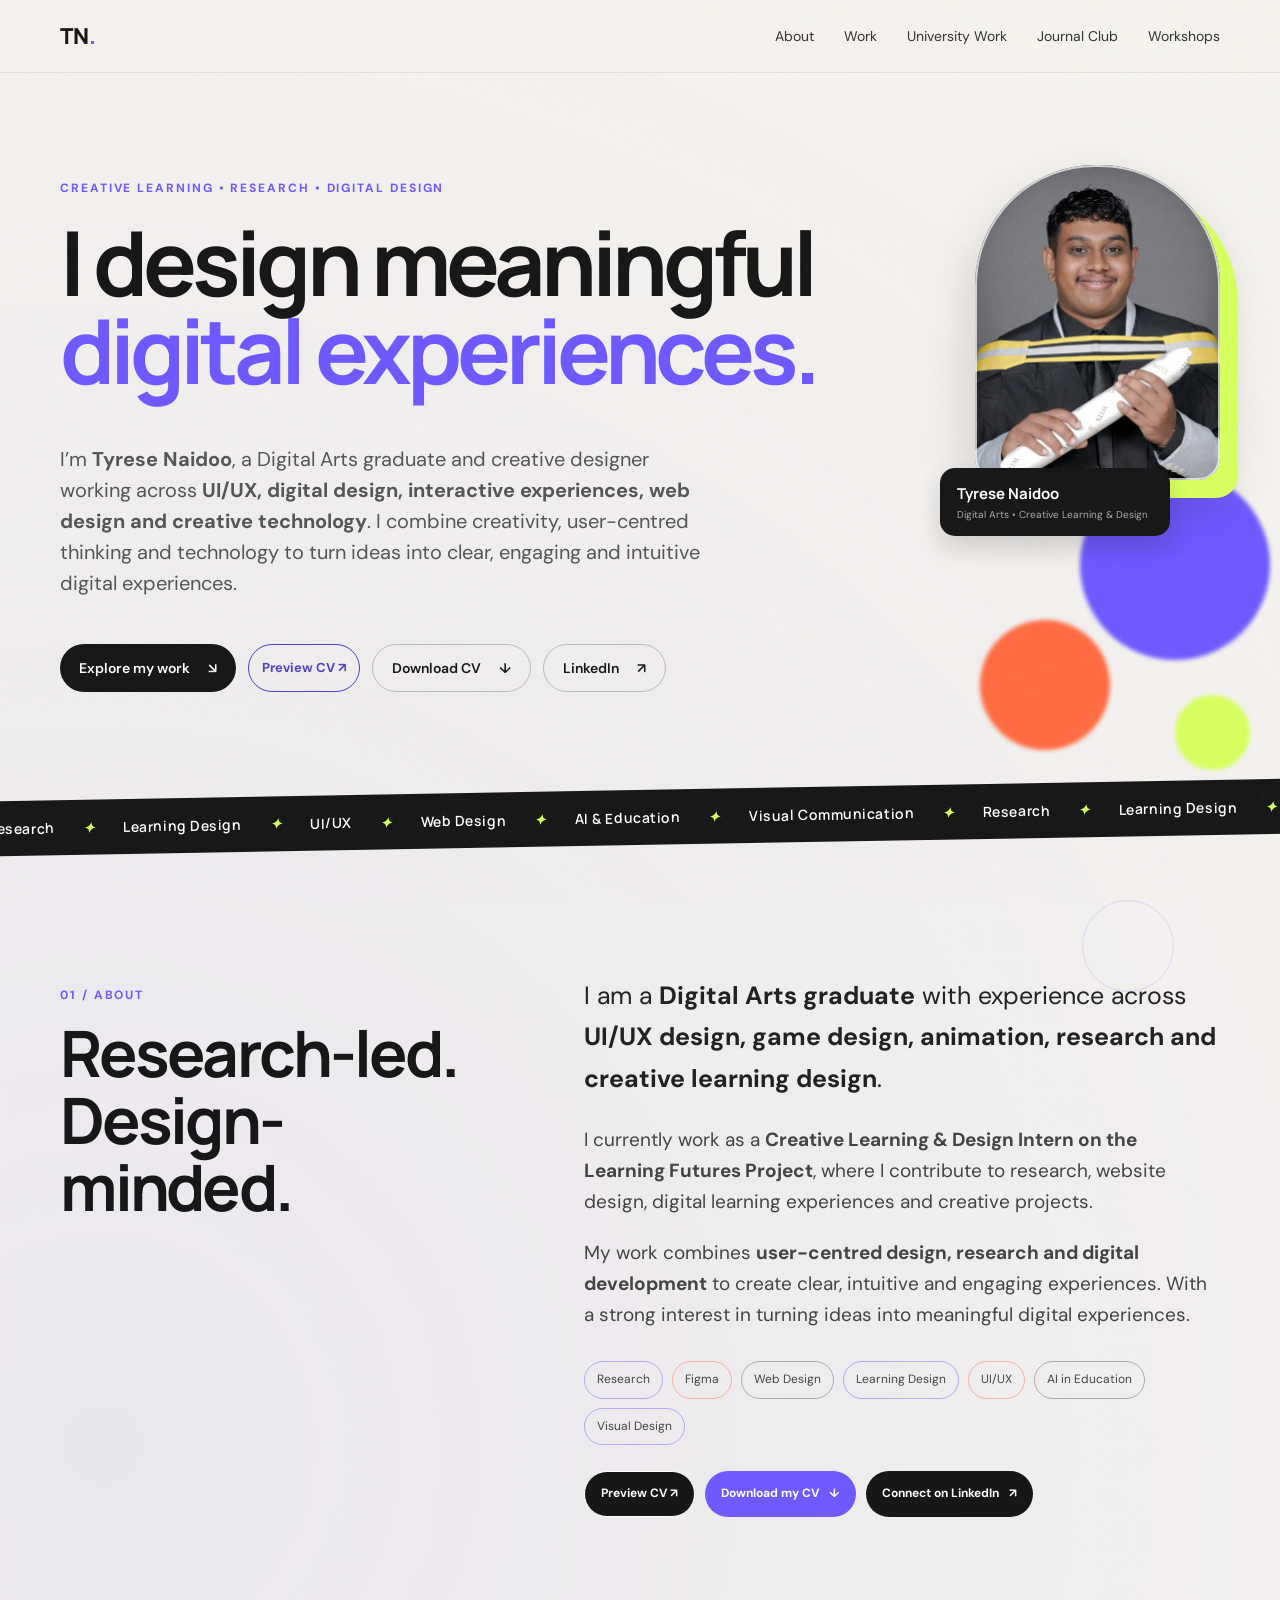
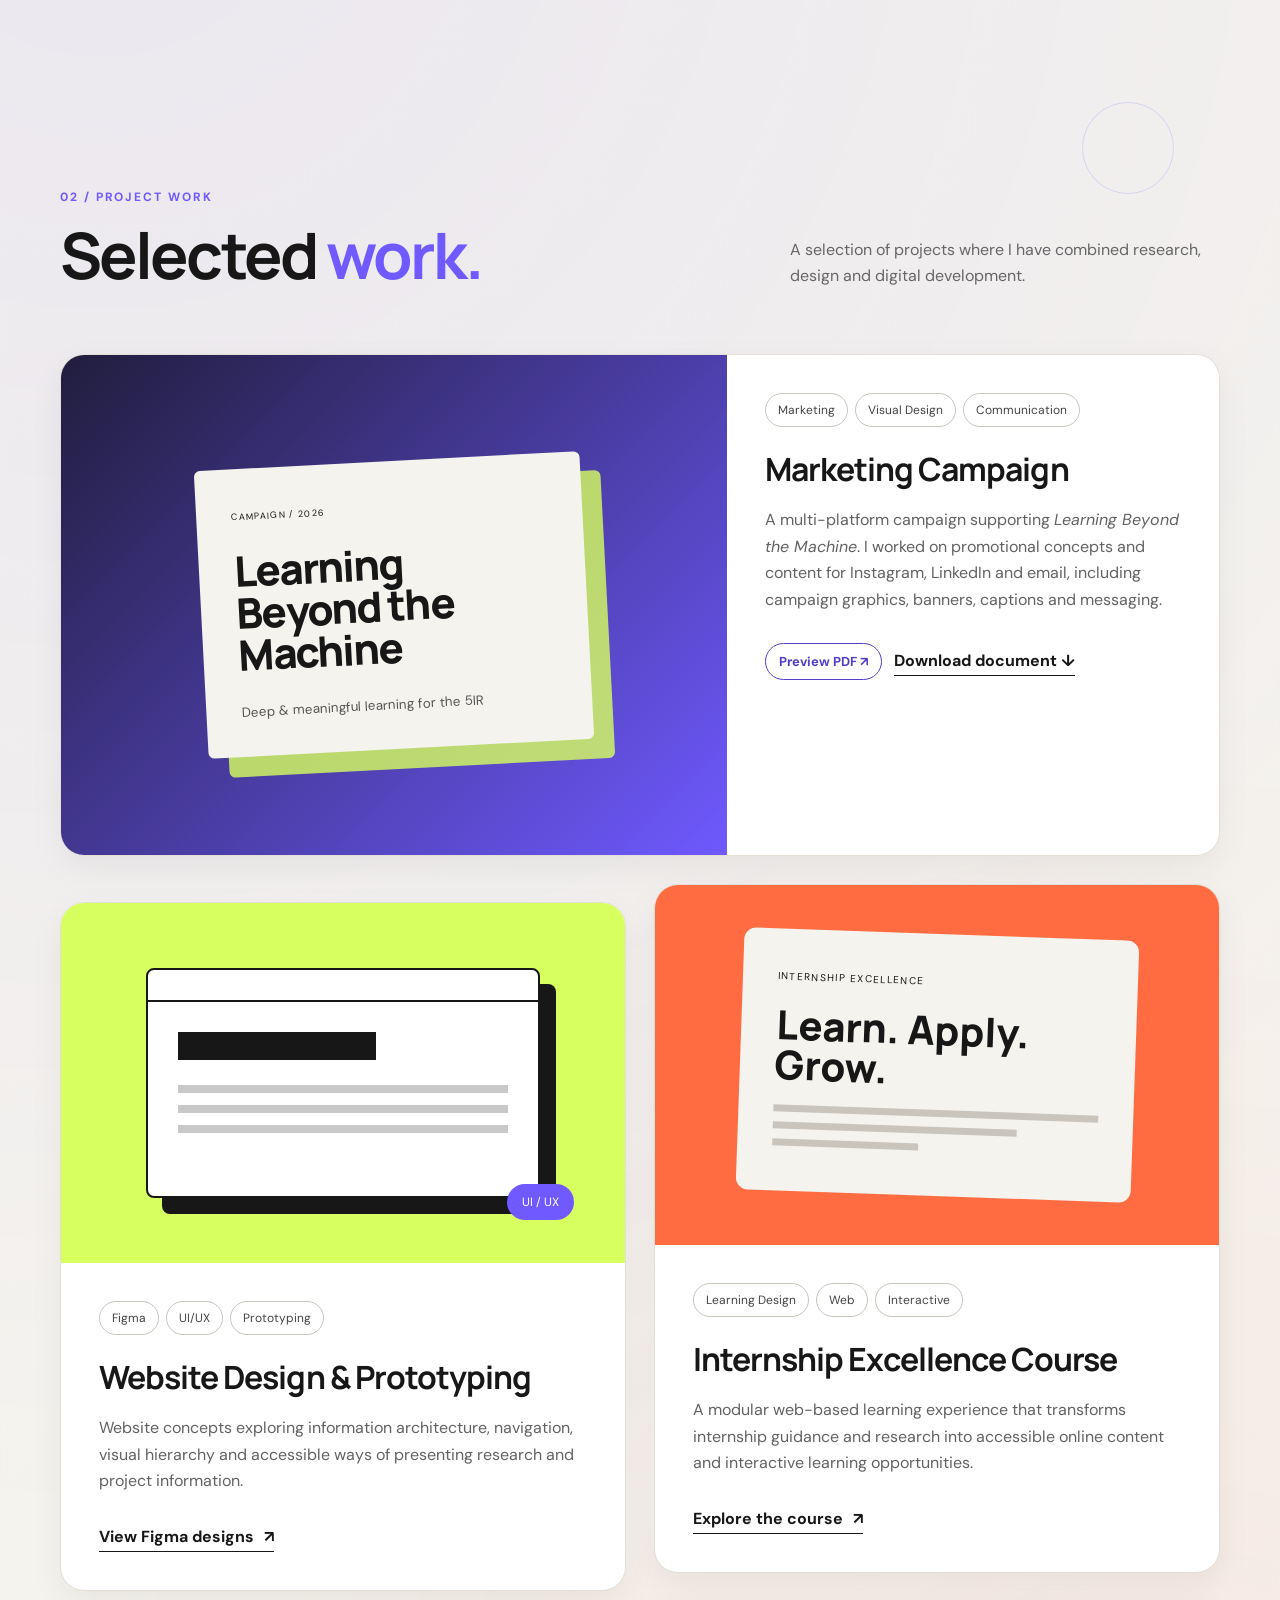
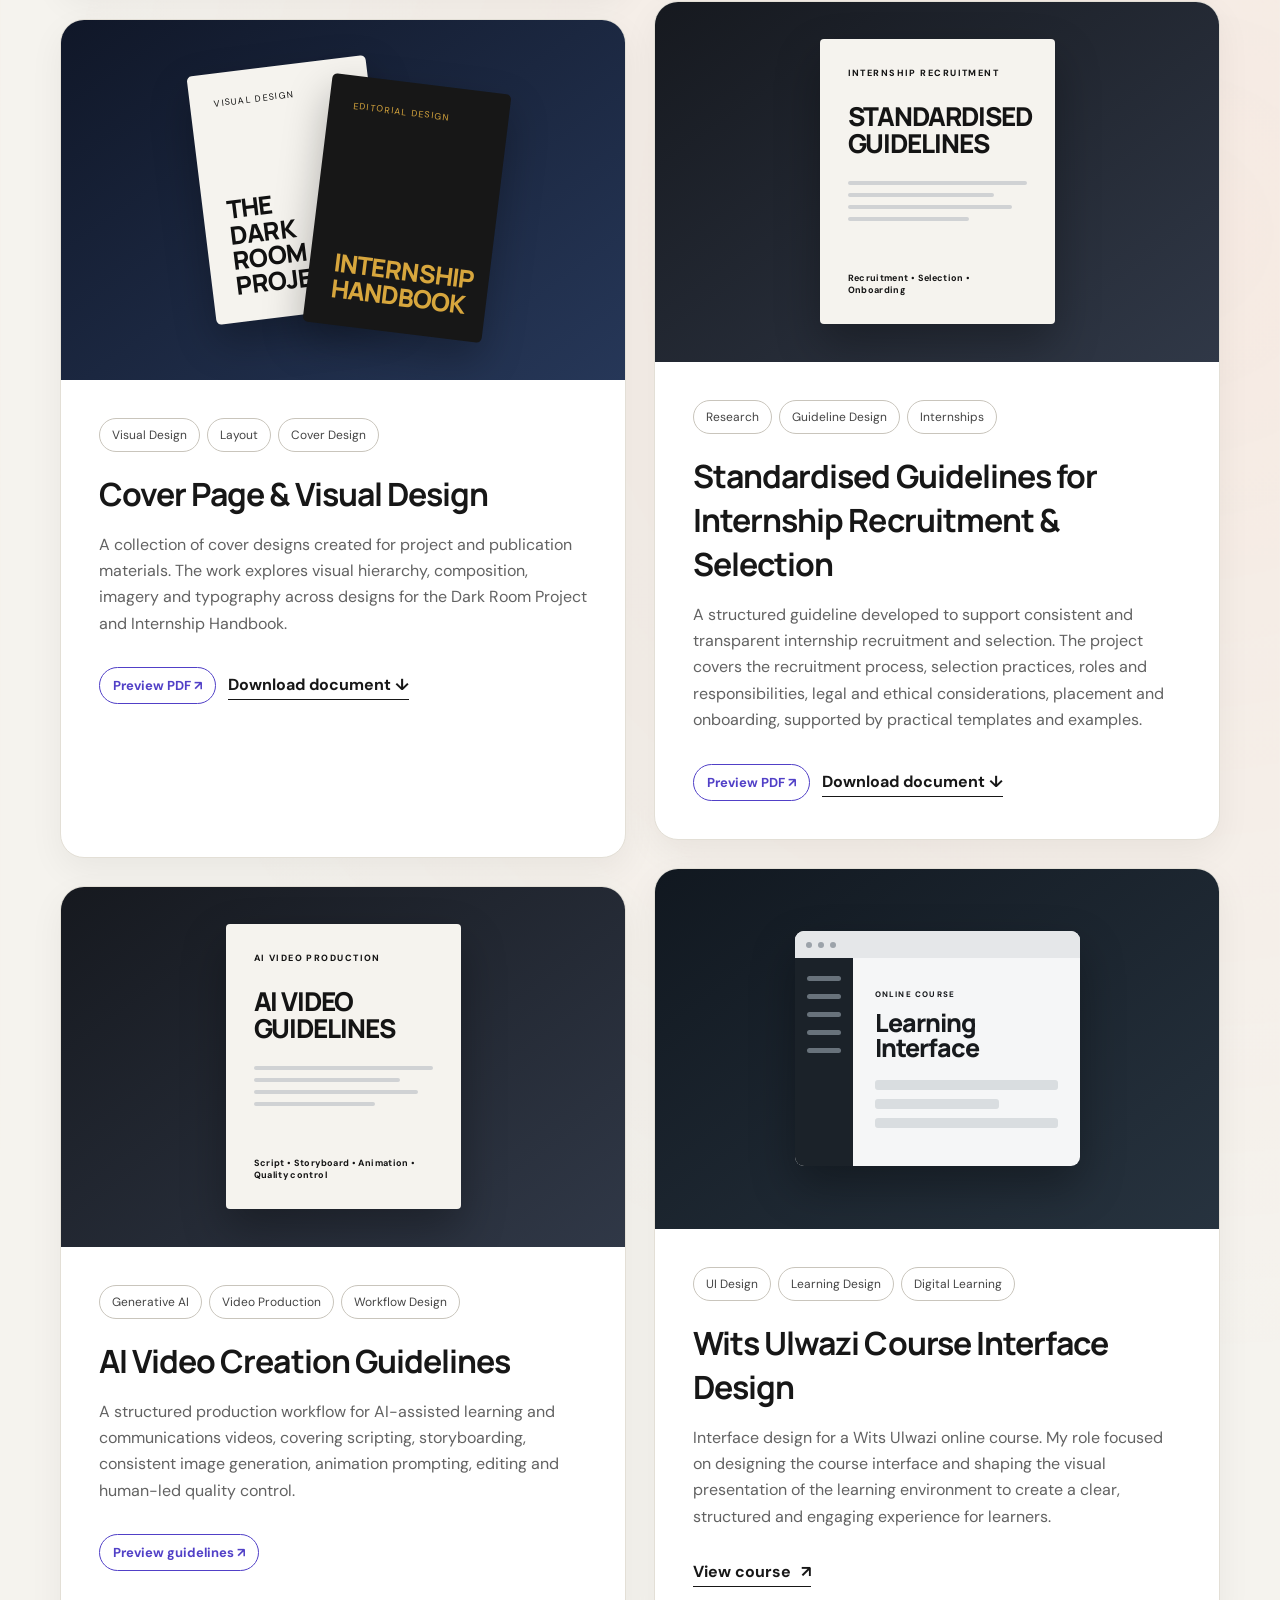
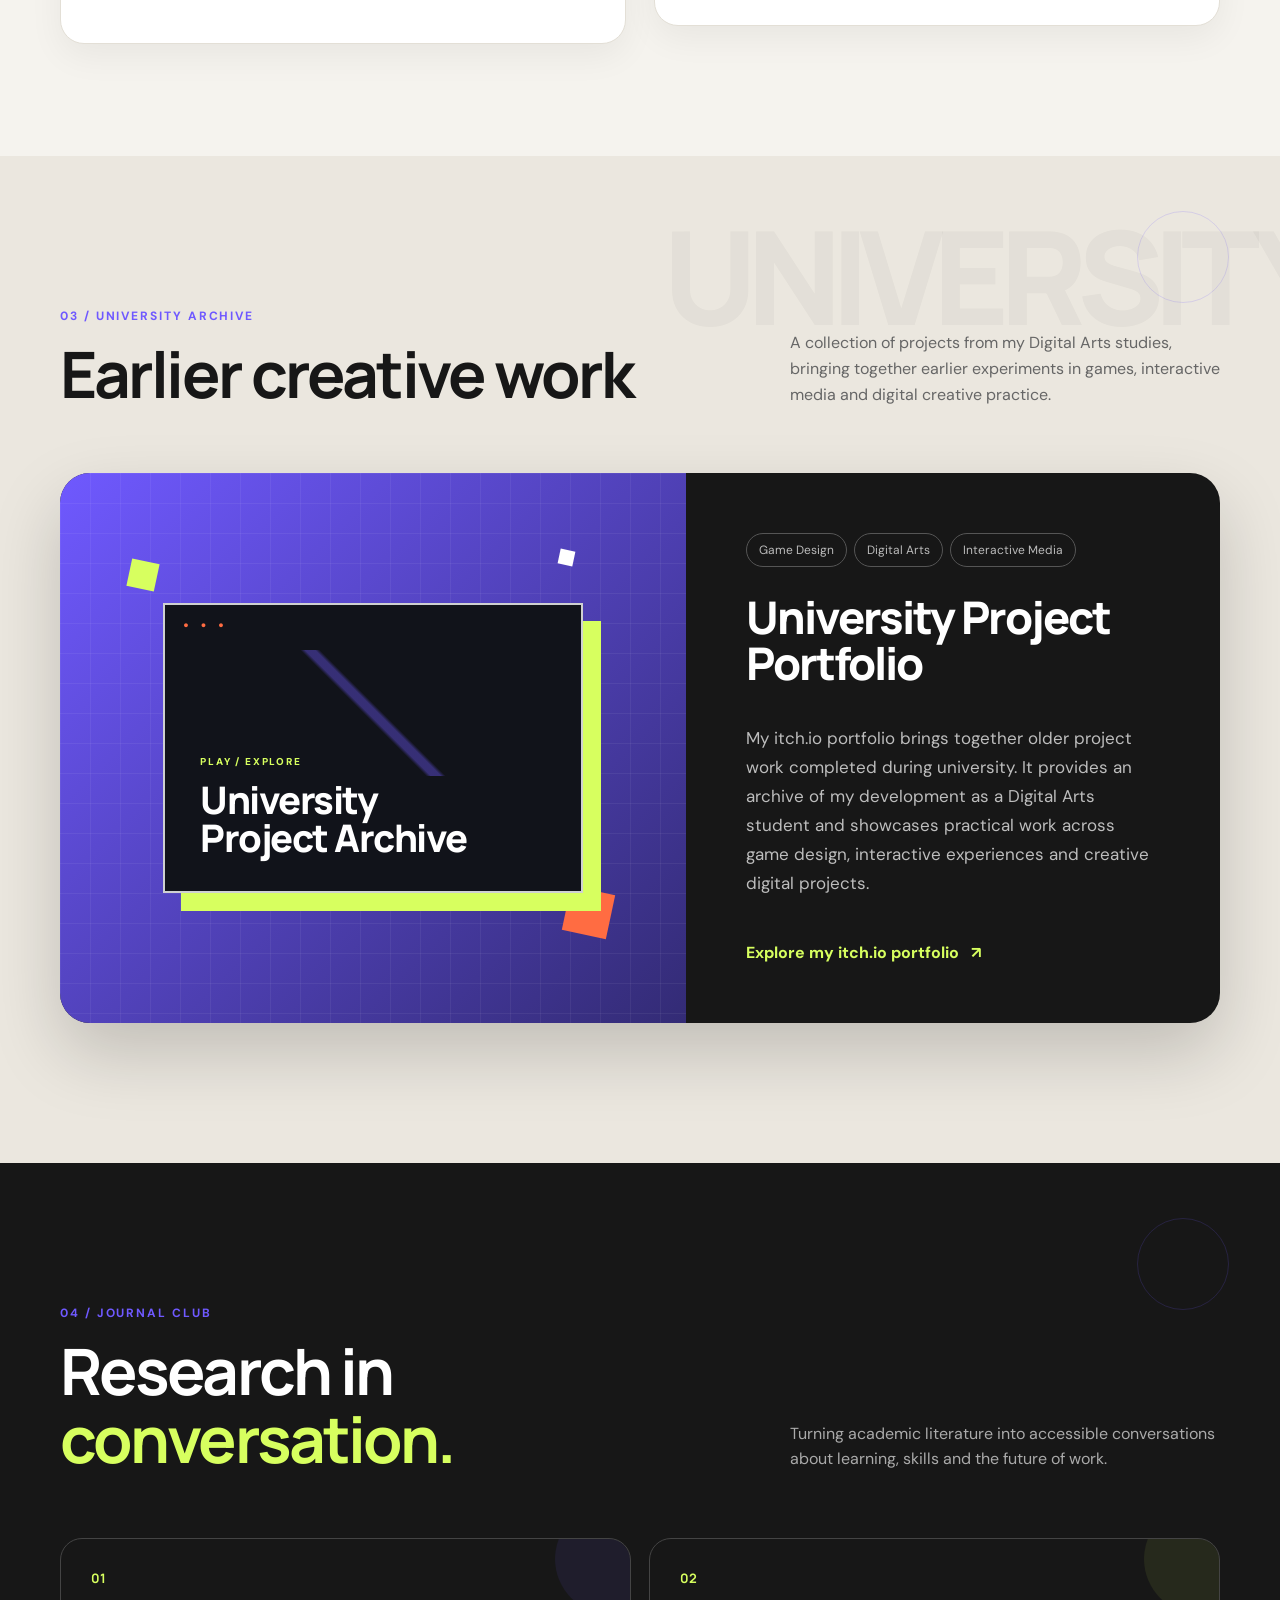
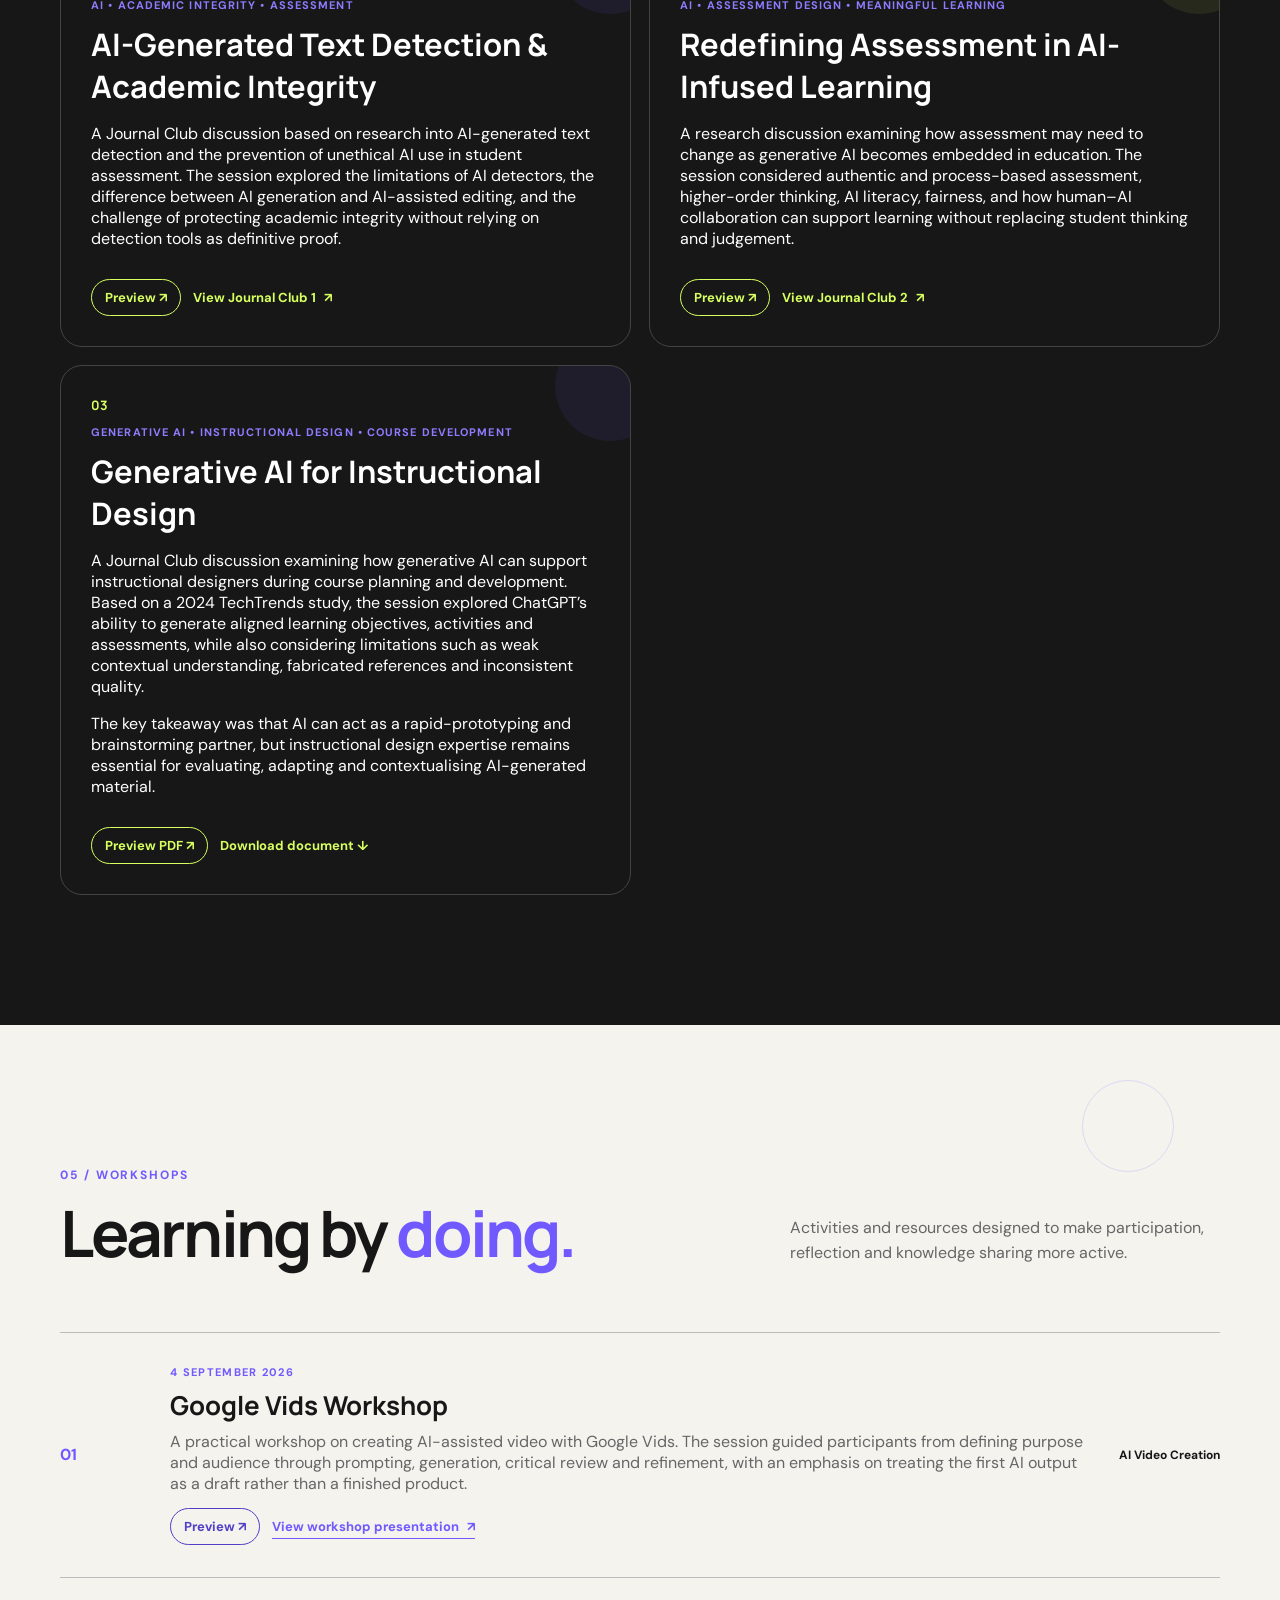
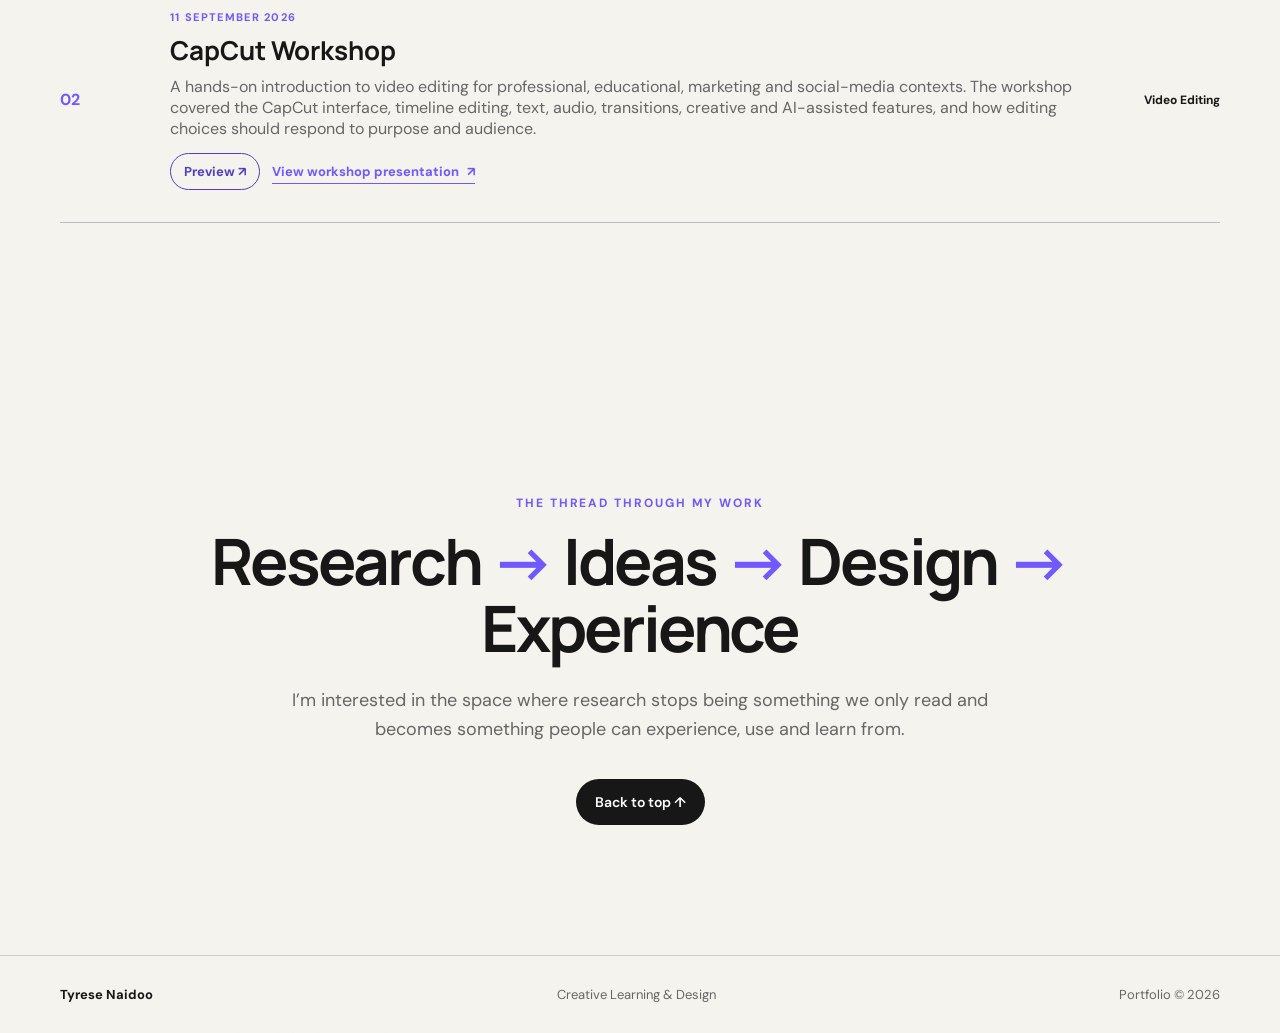
<file: Tyrese-Portfolio-GitHub-Ready/index.html>
<!DOCTYPE html>

<html lang="en">
<head>
<meta charset="utf-8"/>
<meta content="width=device-width, initial-scale=1.0" name="viewport"/>
<meta content="Tyrese Naidoo — Creative Learning &amp; Design portfolio." name="description"/>
<title>Tyrese Naidoo | Creative Learning &amp; Design</title>
<link href="https://fonts.googleapis.com" rel="preconnect"/>
<link crossorigin="" href="https://fonts.gstatic.com" rel="preconnect"/>
<link href="https://fonts.googleapis.com/css2?family=DM+Sans:wght@400;500;600;700&amp;family=Manrope:wght@500;600;700;800&amp;display=swap" rel="stylesheet"/>
<link href="style.css" rel="stylesheet">
</link></head>
<body>
<div class="noise"></div>
<header class="nav-wrap">
<nav class="nav container">
<a aria-label="Tyrese Naidoo home" class="brand" href="#home">TN<span>.</span></a>
<button aria-expanded="false" aria-label="Open navigation" class="menu-btn">Menu</button>
<div class="nav-links">
<a href="#about">About</a>
<a href="#work">Work</a>
<a href="#university">University Work</a>
<a href="#journal">Journal Club</a>
<a href="#workshops">Workshops</a>
</div>
</nav>
</header>
<main>
<section class="hero container" id="home">
<div class="eyebrow reveal">CREATIVE LEARNING • RESEARCH • DIGITAL DESIGN</div>
<h1 class="reveal delay-1">I design meaningful<br/><span>digital experiences.</span></h1>
<p class="hero-copy reveal delay-2">
        I’m <strong>Tyrese Naidoo</strong>, a Digital Arts graduate and creative designer working across
        <strong>UI/UX, digital design, interactive experiences, web design and creative technology</strong>.
        I combine creativity, user-centred thinking and technology to turn ideas into clear, engaging and intuitive digital experiences.
      </p>
<div class="hero-actions reveal delay-3">
<a class="btn primary" href="#work">Explore my work <span>↘</span></a>
<a class="btn ghost preview-link" href="Tyrese-Naidoo-CV.pdf" rel="noopener" target="_blank">Preview CV ↗</a><a class="btn ghost" download="" href="Tyrese-Naidoo-CV.pdf">Download CV <span>↓</span></a>
<a class="btn ghost" href="https://www.linkedin.com/in/tyrese-naidoo-35254b376/" rel="noopener" target="_blank">LinkedIn <span>↗</span></a>
</div>
<div class="profile-card reveal delay-2">
<div class="profile-frame">
<img alt="Tyrese Naidoo" src="tyrese-profile.png"/>
</div>
<div class="profile-caption">
<strong>Tyrese Naidoo</strong>
<span>Digital Arts • Creative Learning &amp; Design</span>
</div>
</div>
<div aria-hidden="true" class="hero-orbit">
<div class="orb orb-a"></div><div class="orb orb-b"></div><div class="orb orb-c"></div>
</div>
</section>
<section aria-label="Areas of practice" class="marquee">
<div class="marquee-track">
<span>Research</span><i>✦</i><span>Learning Design</span><i>✦</i><span>UI/UX</span><i>✦</i>
<span>Web Design</span><i>✦</i><span>AI &amp; Education</span><i>✦</i><span>Visual Communication</span><i>✦</i>
<span>Research</span><i>✦</i><span>Learning Design</span><i>✦</i><span>UI/UX</span><i>✦</i>
<span>Web Design</span><i>✦</i><span>AI &amp; Education</span><i>✦</i><span>Visual Communication</span><i>✦</i>
</div>
</section>
<section class="section container about-grid" id="about">
<div>
<p class="section-kicker">01 / ABOUT</p>
<h2>Research-led.<br/>Design-minded.</h2>
</div>
<div class="about-copy">
<p>
          I am a <strong>Digital Arts graduate</strong> with experience across <strong>UI/UX design, game design, animation, research and creative learning design</strong>.
        </p>
<p>
          I currently work as a <strong>Creative Learning &amp; Design Intern on the Learning Futures Project</strong>, where I contribute to research, website design, digital learning experiences and creative projects.
        </p>
<p>
          My work combines <strong>user-centred design, research and digital development</strong> to create clear, intuitive and engaging experiences. With a strong interest in turning ideas into meaningful digital experiences.
        </p>
<div class="skill-pills">
<span>Research</span><span>Figma</span><span>Web Design</span><span>Learning Design</span>
<span>UI/UX</span><span>AI in Education</span><span>Visual Design</span>
</div><div class="about-links">
<a class="preview-link" href="Tyrese-Naidoo-CV.pdf" rel="noopener" target="_blank">Preview CV ↗</a><a download="" href="Tyrese-Naidoo-CV.pdf">Download my CV <span>↓</span></a>
<a href="https://www.linkedin.com/in/tyrese-naidoo-35254b376/" rel="noopener" target="_blank">Connect on LinkedIn <span>↗</span></a>
</div>
</div>
</section>
<section class="section container" id="work">
<div class="section-head">
<div><p class="section-kicker">02 / PROJECT WORK</p><h2>Selected <span class="accent-word">work.</span></h2></div>
<p>A selection of projects where I have combined research, design and digital development.</p>
</div>
<div class="project-grid">
<article class="project-card feature reveal">
<div class="project-visual visual-campaign">
<div class="mini-window">
<span class="tiny">CAMPAIGN / 2026</span>
<strong>Learning<br/>Beyond the<br/>Machine</strong>
<small>Deep &amp; meaningful learning for the 5IR</small>
</div>
</div>
<div class="project-info">
<div class="tags"><span>Marketing</span><span>Visual Design</span><span>Communication</span></div>
<h3>Marketing Campaign</h3>
<p>
              A multi-platform campaign supporting <em>Learning Beyond the Machine</em>. I worked on
              promotional concepts and content for Instagram, LinkedIn and email, including campaign
              graphics, banners, captions and messaging.
            </p>
<a class="preview-link" href="previews/Updated%20Marketing%20Campaign.pdf" rel="noopener" target="_blank">Preview PDF ↗</a><a class="project-link" download="" href="Updated%20Marketing%20Campaign.docx" rel="noopener">Download document ↓</a>
</div>
</article>
<article class="project-card reveal">
<div class="project-visual visual-figma">
<div class="wireframe">
<div class="wire-top"></div>
<div class="wire-body"><b></b><i></i><i></i><i></i></div>
</div>
<span class="floating-label">UI / UX</span>
</div>
<div class="project-info">
<div class="tags"><span>Figma</span><span>UI/UX</span><span>Prototyping</span></div>
<h3>Website Design &amp; Prototyping</h3>
<p>
              Website concepts exploring information architecture, navigation, visual hierarchy and
              accessible ways of presenting research and project information.
            </p>
<a class="project-link" href="https://www.figma.com/design/zjlbeFJqVUvPdxGptGPYs6/Untitled?node-id=0-1&amp;t=cIj72XMpgiNzl3ck-1" rel="noopener" target="_blank">
              View Figma designs <span>↗</span>
</a>
</div>
</article>
<article class="project-card reveal">
<div class="project-visual visual-course">
<div class="course-ui">
<span>INTERNSHIP EXCELLENCE</span>
<h4>Learn. Apply.<br/>Grow.</h4>
<div class="course-lines"><i></i><i></i><i></i></div>
</div>
</div>
<div class="project-info">
<div class="tags"><span>Learning Design</span><span>Web</span><span>Interactive</span></div>
<h3>Internship Excellence Course</h3>
<p>
              A modular web-based learning experience that transforms internship guidance and research
              into accessible online content and interactive learning opportunities.
            </p>
<a class="project-link" href="https://tynaidoo.github.io/Mer-Internship-Project/modules/index.html" rel="noopener" target="_blank">
              Explore the course <span>↗</span>
</a>
</div>
</article>
<article class="project-card reveal">
<div class="project-visual visual-covers">
<div class="cover-stack">
<div class="cover-sheet cover-one"><small>VISUAL DESIGN</small><strong>THE<br/>DARK ROOM<br/>PROJECT</strong></div>
<div class="cover-sheet cover-two"><small>EDITORIAL DESIGN</small><strong>INTERNSHIP<br/>HANDBOOK</strong></div>
</div>
</div>
<div class="project-info">
<div class="tags"><span>Visual Design</span><span>Layout</span><span>Cover Design</span></div>
<h3>Cover Page &amp; Visual Design</h3>
<p>A collection of cover designs created for project and publication materials. The work explores visual hierarchy, composition, imagery and typography across designs for the Dark Room Project and Internship Handbook.</p>
<a class="preview-link" href="previews/Cover%20Page.pdf" rel="noopener" target="_blank">Preview PDF ↗</a><a class="project-link" download="" href="Cover%20Page.docx" rel="noopener">Download document ↓</a>
</div>
</article>
<article class="project-card reveal">
<div class="project-visual visual-guidelines">
<div class="guideline-doc">
<span class="guideline-kicker">INTERNSHIP RECRUITMENT</span>
<strong>STANDARDISED<br/>GUIDELINES</strong>
<div class="guideline-lines"><i></i><i></i><i></i><i></i></div>
<small>Recruitment • Selection • Onboarding</small>
</div>
</div>
<div class="project-info">
<div class="tags"><span>Research</span><span>Guideline Design</span><span>Internships</span></div>
<h3>Standardised Guidelines for Internship Recruitment &amp; Selection</h3>
<p>
              A structured guideline developed to support consistent and transparent internship recruitment and selection. The project covers the recruitment process, selection practices, roles and responsibilities, legal and ethical considerations, placement and onboarding, supported by practical templates and examples.
            </p>
<a class="preview-link" href="previews/Standardised%20Guidelines%20for%20Internship%20Recruitment%20and%20Selection%20Processes.pdf" rel="noopener" target="_blank">Preview PDF ↗</a><a class="project-link" download="" href="Standardised%20Guidelines%20for%20Internship%20Recruitment%20and%20Selection%20Processes.docx" rel="noopener">Download document ↓</a>
</div>
</article>
<article class="project-card reveal">
<div class="project-visual visual-guidelines"><div class="guideline-doc"><span class="guideline-kicker">AI VIDEO PRODUCTION</span><strong>AI VIDEO<br/>GUIDELINES</strong><div class="guideline-lines"><i></i><i></i><i></i><i></i></div><small>Script • Storyboard • Animation • Quality control</small></div></div>
<div class="project-info"><div class="tags"><span>Generative AI</span><span>Video Production</span><span>Workflow Design</span></div><h3>AI Video Creation Guidelines</h3><p>A structured production workflow for AI-assisted learning and communications videos, covering scripting, storyboarding, consistent image generation, animation prompting, editing and human-led quality control.</p><a class="preview-link" href="previews/ai-video-guidelines.html" rel="noopener" target="_blank">Preview guidelines ↗</a></div>
</article>
<article class="project-card reveal">
<div class="project-visual visual-ulwazi">
<div class="ulwazi-screen">
<div class="ulwazi-top"><span></span><span></span><span></span></div>
<div class="ulwazi-sidebar">
<i></i><i></i><i></i><i></i><i></i>
</div>
<div class="ulwazi-content">
<small>ONLINE COURSE</small>
<strong>Learning<br/>Interface</strong>
<div class="ulwazi-module"></div>
<div class="ulwazi-module short"></div>
<div class="ulwazi-module"></div>
</div>
</div>
</div>
<div class="project-info">
<div class="tags"><span>UI Design</span><span>Learning Design</span><span>Digital Learning</span></div>
<h3>Wits Ulwazi Course Interface Design</h3>
<p>
              Interface design for a Wits Ulwazi online course. My role focused on designing the course interface and shaping the visual presentation of the learning environment to create a clear, structured and engaging experience for learners.
            </p>
<a class="project-link" href="https://ulwazi.wits.ac.za/courses/36150?invitation=b63c2fa0-407e-4254-8a84-ef2022282e74" rel="noopener" target="_blank">
              View course <span>↗</span>
</a>
</div>
</article>
</div>
</section>
<section class="section university-section" id="university">
<div class="container">
<div class="section-head">
<div>
<p class="section-kicker">03 / UNIVERSITY ARCHIVE</p>
<h2>Earlier creative work</h2>
</div>
<p>A collection of projects from my Digital Arts studies, bringing together earlier experiments in games, interactive media and digital creative practice.</p>
</div>
<a class="archive-card" href="https://tyresenaidoo.itch.io/" rel="noopener" target="_blank">
<div class="archive-art">
<div class="pixel pixel-1"></div><div class="pixel pixel-2"></div><div class="pixel pixel-3"></div>
<div class="game-window">
<div class="game-grid"></div>
<span>PLAY / EXPLORE</span>
<strong>University<br/>Project Archive</strong>
</div>
</div>
<div class="archive-copy">
<div class="tags"><span>Game Design</span><span>Digital Arts</span><span>Interactive Media</span></div>
<h3>University Project Portfolio</h3>
<p>My itch.io portfolio brings together older project work completed during university. It provides an archive of my development as a Digital Arts student and showcases practical work across game design, interactive experiences and creative digital projects.</p>
<span class="archive-cta">Explore my itch.io portfolio <b>↗</b></span>
</div>
</a>
</div>
</section>
<section class="section dark-section" id="journal">
<div class="container">
<div class="section-head light">
<div><p class="section-kicker">04 / JOURNAL CLUB</p><h2>Research in <span class="lime-word">conversation.</span></h2></div>
<p>Turning academic literature into accessible conversations about learning, skills and the future of work.</p>
</div>
<div class="journal-grid">
<article class="journal-card">
<span class="number">01</span>
<div>
<p class="meta">AI • ACADEMIC INTEGRITY • ASSESSMENT</p>
<h3>AI-Generated Text Detection &amp; Academic Integrity</h3>
<p>A Journal Club discussion based on research into AI-generated text detection and the prevention of unethical AI use in student assessment. The session explored the limitations of AI detectors, the difference between AI generation and AI-assisted editing, and the challenge of protecting academic integrity without relying on detection tools as definitive proof.</p>
<a class="preview-link" href="https://docs.google.com/document/d/1Oo4jW1Os_nalnLTnwnfw49mO8QmMtgFc/preview" rel="noopener" target="_blank">Preview ↗</a><a class="journal-link" href="https://docs.google.com/document/d/1Oo4jW1Os_nalnLTnwnfw49mO8QmMtgFc/edit?usp=drivesdk" rel="noopener" target="_blank">View Journal Club 1 <span>↗</span></a>
</div>
</article>
<article class="journal-card">
<span class="number">02</span>
<div>
<p class="meta">AI • ASSESSMENT DESIGN • MEANINGFUL LEARNING</p>
<h3>Redefining Assessment in AI-Infused Learning</h3>
<p>A research discussion examining how assessment may need to change as generative AI becomes embedded in education. The session considered authentic and process-based assessment, higher-order thinking, AI literacy, fairness, and how human–AI collaboration can support learning without replacing student thinking and judgement.</p>
<a class="preview-link" href="https://docs.google.com/document/d/1vk53L7X7WRlj57489Z-CuPe7KPDogUgi/preview" rel="noopener" target="_blank">Preview ↗</a><a class="journal-link" href="https://docs.google.com/document/d/1vk53L7X7WRlj57489Z-CuPe7KPDogUgi/edit?usp=drivesdk" rel="noopener" target="_blank">View Journal Club 2 <span>↗</span></a>
</div>
</article>
<article class="journal-card">
<span class="number">03</span>
<div>
<p class="meta">GENERATIVE AI • INSTRUCTIONAL DESIGN • COURSE DEVELOPMENT</p>
<h3>Generative AI for Instructional Design</h3>
<p>A Journal Club discussion examining how generative AI can support instructional designers during course planning and development. Based on a 2024 TechTrends study, the session explored ChatGPT’s ability to generate aligned learning objectives, activities and assessments, while also considering limitations such as weak contextual understanding, fabricated references and inconsistent quality.</p>
<p>The key takeaway was that AI can act as a rapid-prototyping and brainstorming partner, but instructional design expertise remains essential for evaluating, adapting and contextualising AI-generated material.</p>
<a class="preview-link" href="previews/Journal%20club%203.pdf" rel="noopener" target="_blank">Preview PDF ↗</a><a class="journal-link" download="" href="Journal%20club%203.docx" rel="noopener">Download document ↓</a>
</div>
</article>
</div>
</div>
</section>
<section class="section container" id="workshops">
<div class="section-head">
<div><p class="section-kicker">05 / WORKSHOPS</p><h2>Learning by <span class="accent-word">doing.</span></h2></div>
<p>Activities and resources designed to make participation, reflection and knowledge sharing more active.</p>
</div>
<div class="workshop-list">
<article>
<span>01</span>
<div>
<p class="workshop-date">4 SEPTEMBER 2026</p>
<h3>Google Vids Workshop</h3>
<p>A practical workshop on creating AI-assisted video with Google Vids. The session guided participants from defining purpose and audience through prompting, generation, critical review and refinement, with an emphasis on treating the first AI output as a draft rather than a finished product.</p>
<a class="preview-link" href="https://docs.google.com/presentation/d/1GkKBJaGx4z2a20Rv3fCk2fs3hmXaapCd/preview" rel="noopener" target="_blank">Preview ↗</a><a class="workshop-link" href="https://docs.google.com/presentation/d/1GkKBJaGx4z2a20Rv3fCk2fs3hmXaapCd/edit?usp=drivesdk" rel="noopener" target="_blank">View workshop presentation <span>↗</span></a>
</div>
<b>AI Video Creation</b>
</article>
<article>
<span>02</span>
<div>
<p class="workshop-date">11 SEPTEMBER 2026</p>
<h3>CapCut Workshop</h3>
<p>A hands-on introduction to video editing for professional, educational, marketing and social-media contexts. The workshop covered the CapCut interface, timeline editing, text, audio, transitions, creative and AI-assisted features, and how editing choices should respond to purpose and audience.</p>
<a class="preview-link" href="https://docs.google.com/presentation/d/1rqCp120_V4SLwXFXX28kf8QHaeSVnti5/preview" rel="noopener" target="_blank">Preview ↗</a><a class="workshop-link" href="https://docs.google.com/presentation/d/1rqCp120_V4SLwXFXX28kf8QHaeSVnti5/edit?usp=drivesdk" rel="noopener" target="_blank">View workshop presentation <span>↗</span></a>
</div>
<b>Video Editing</b>
</article>
</div>
</section>
<section class="closing container">
<p class="section-kicker">THE THREAD THROUGH MY WORK</p>
<h2>Research <span>→</span> Ideas <span>→</span> Design <span>→</span> Experience</h2>
<p>I’m interested in the space where research stops being something we only read and becomes something people can experience, use and learn from.</p>
<a class="btn primary" href="#home">Back to top ↑</a>
</section>
</main>
<footer>
<div class="container footer-inner">
<strong>Tyrese Naidoo</strong>
<span>Creative Learning &amp; Design</span>
<span>Portfolio © 2026</span>
</div>
</footer>
<script src="script.js"></script>
</body>
</html>
</file>
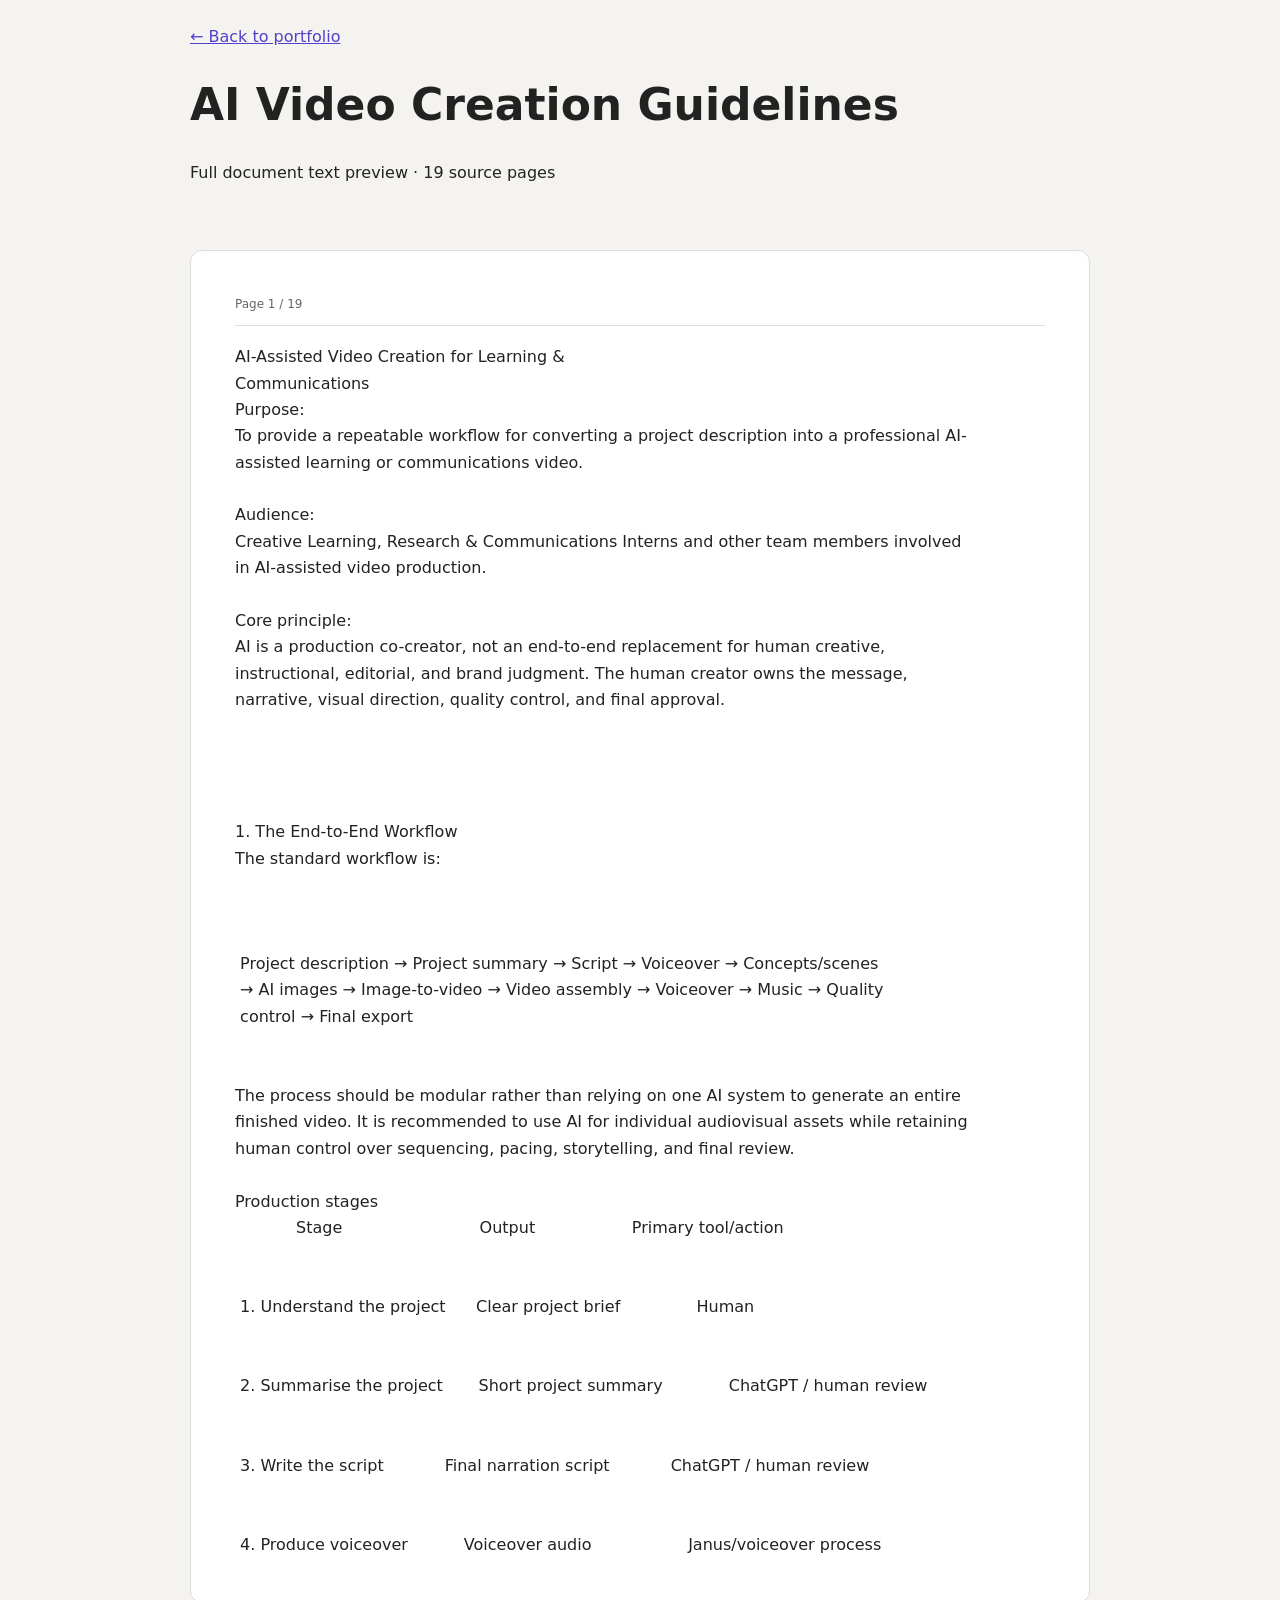
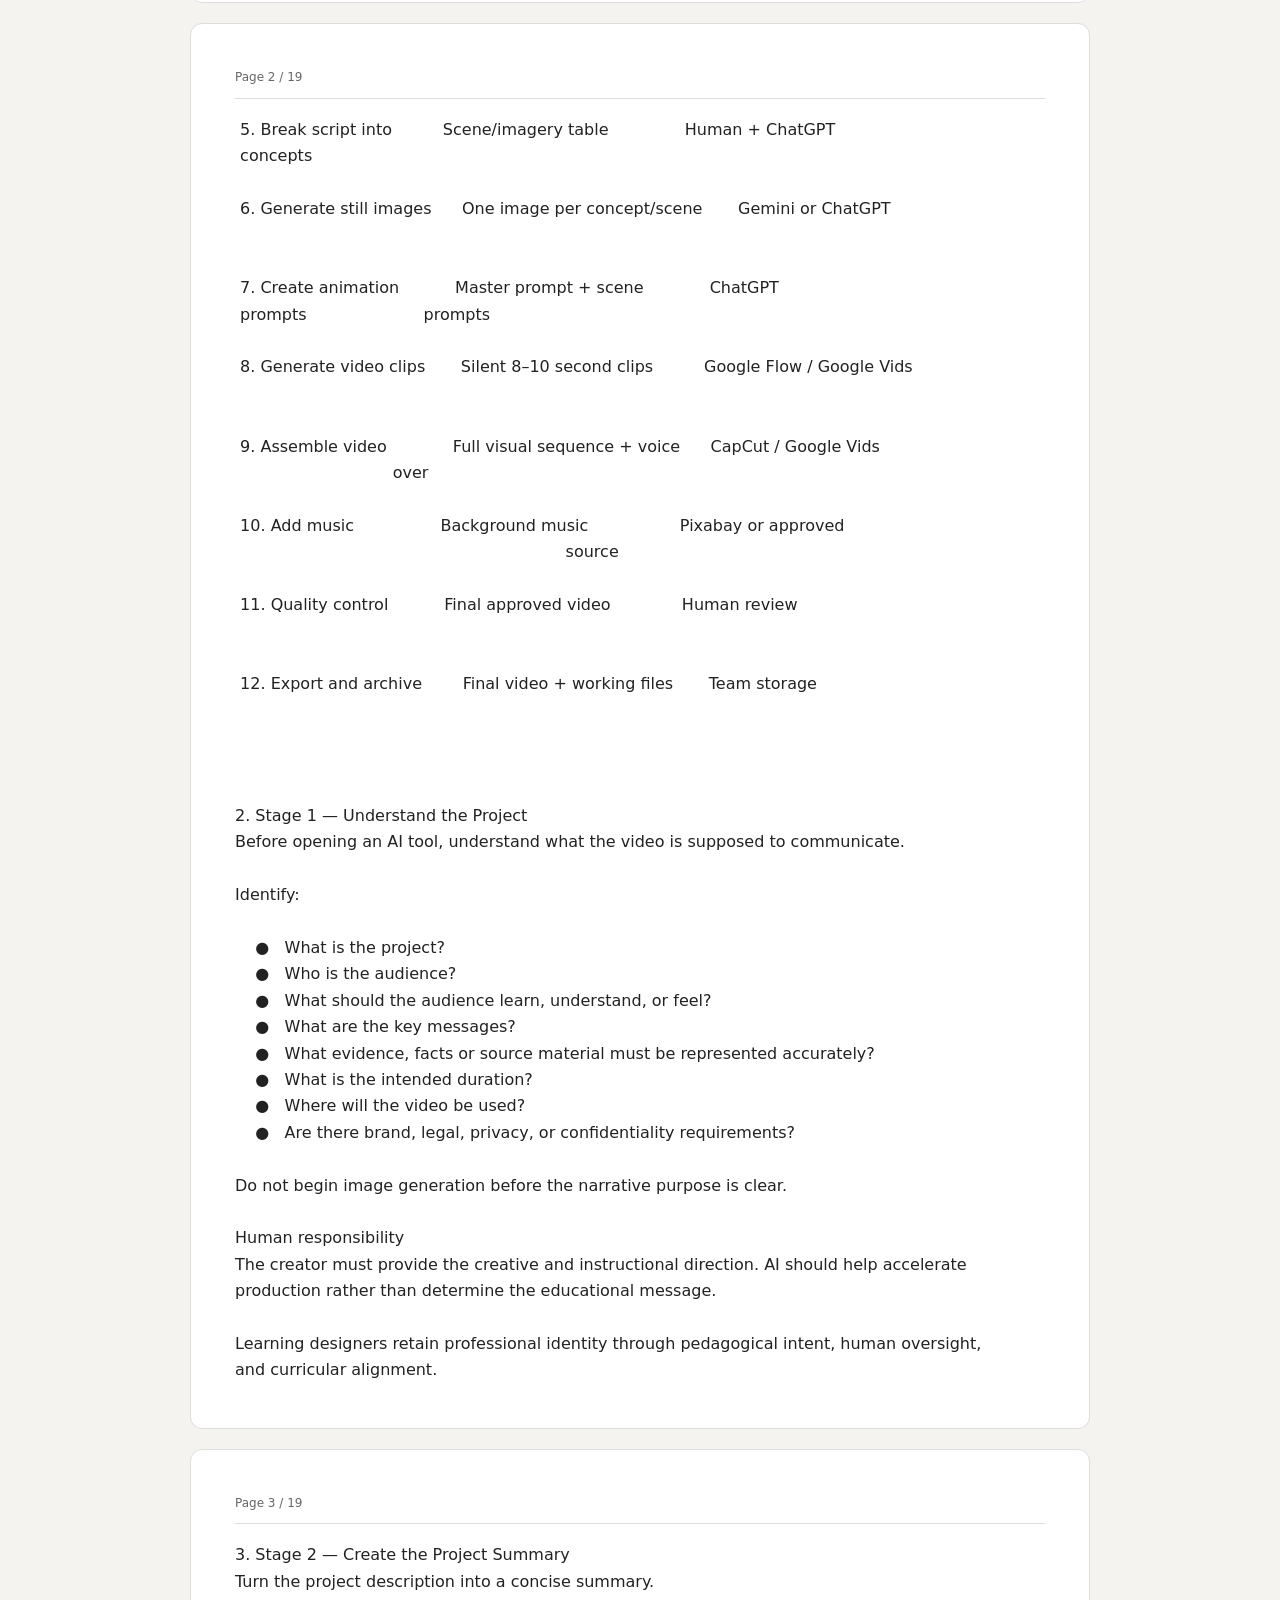
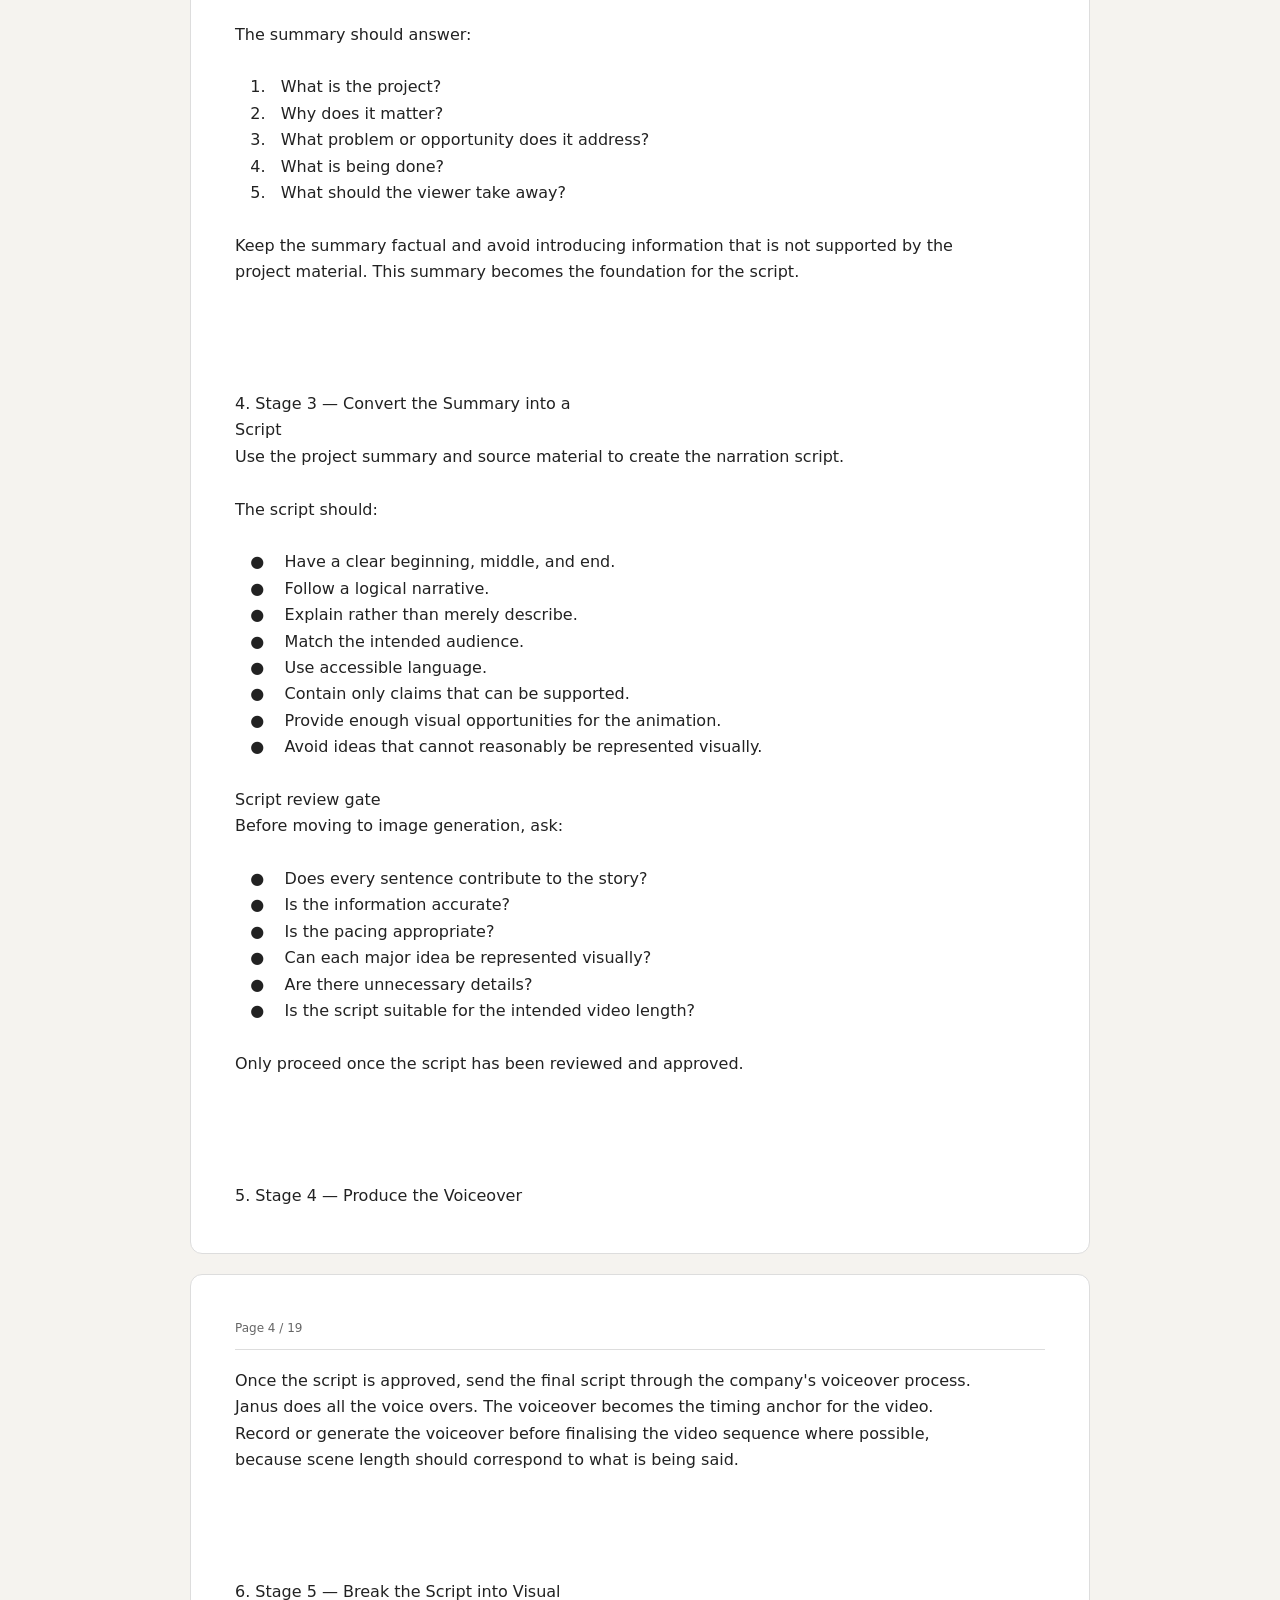
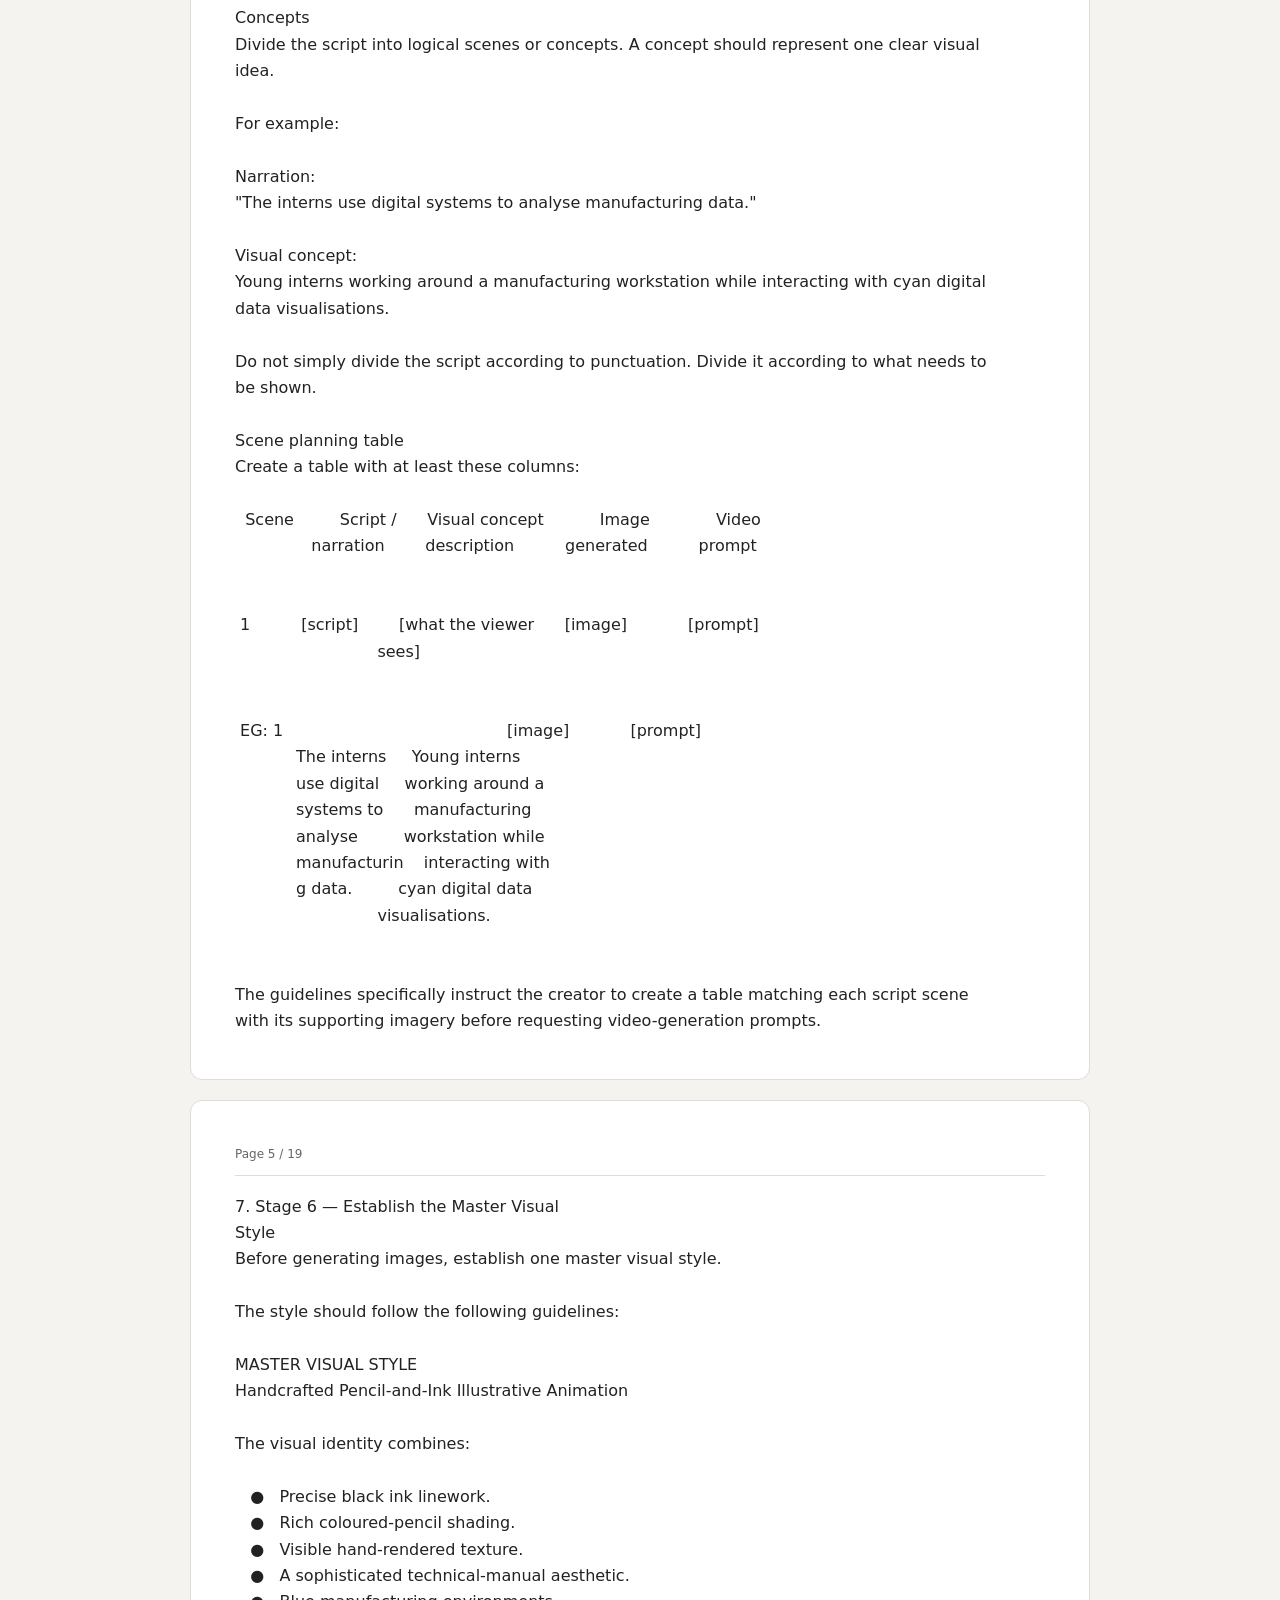
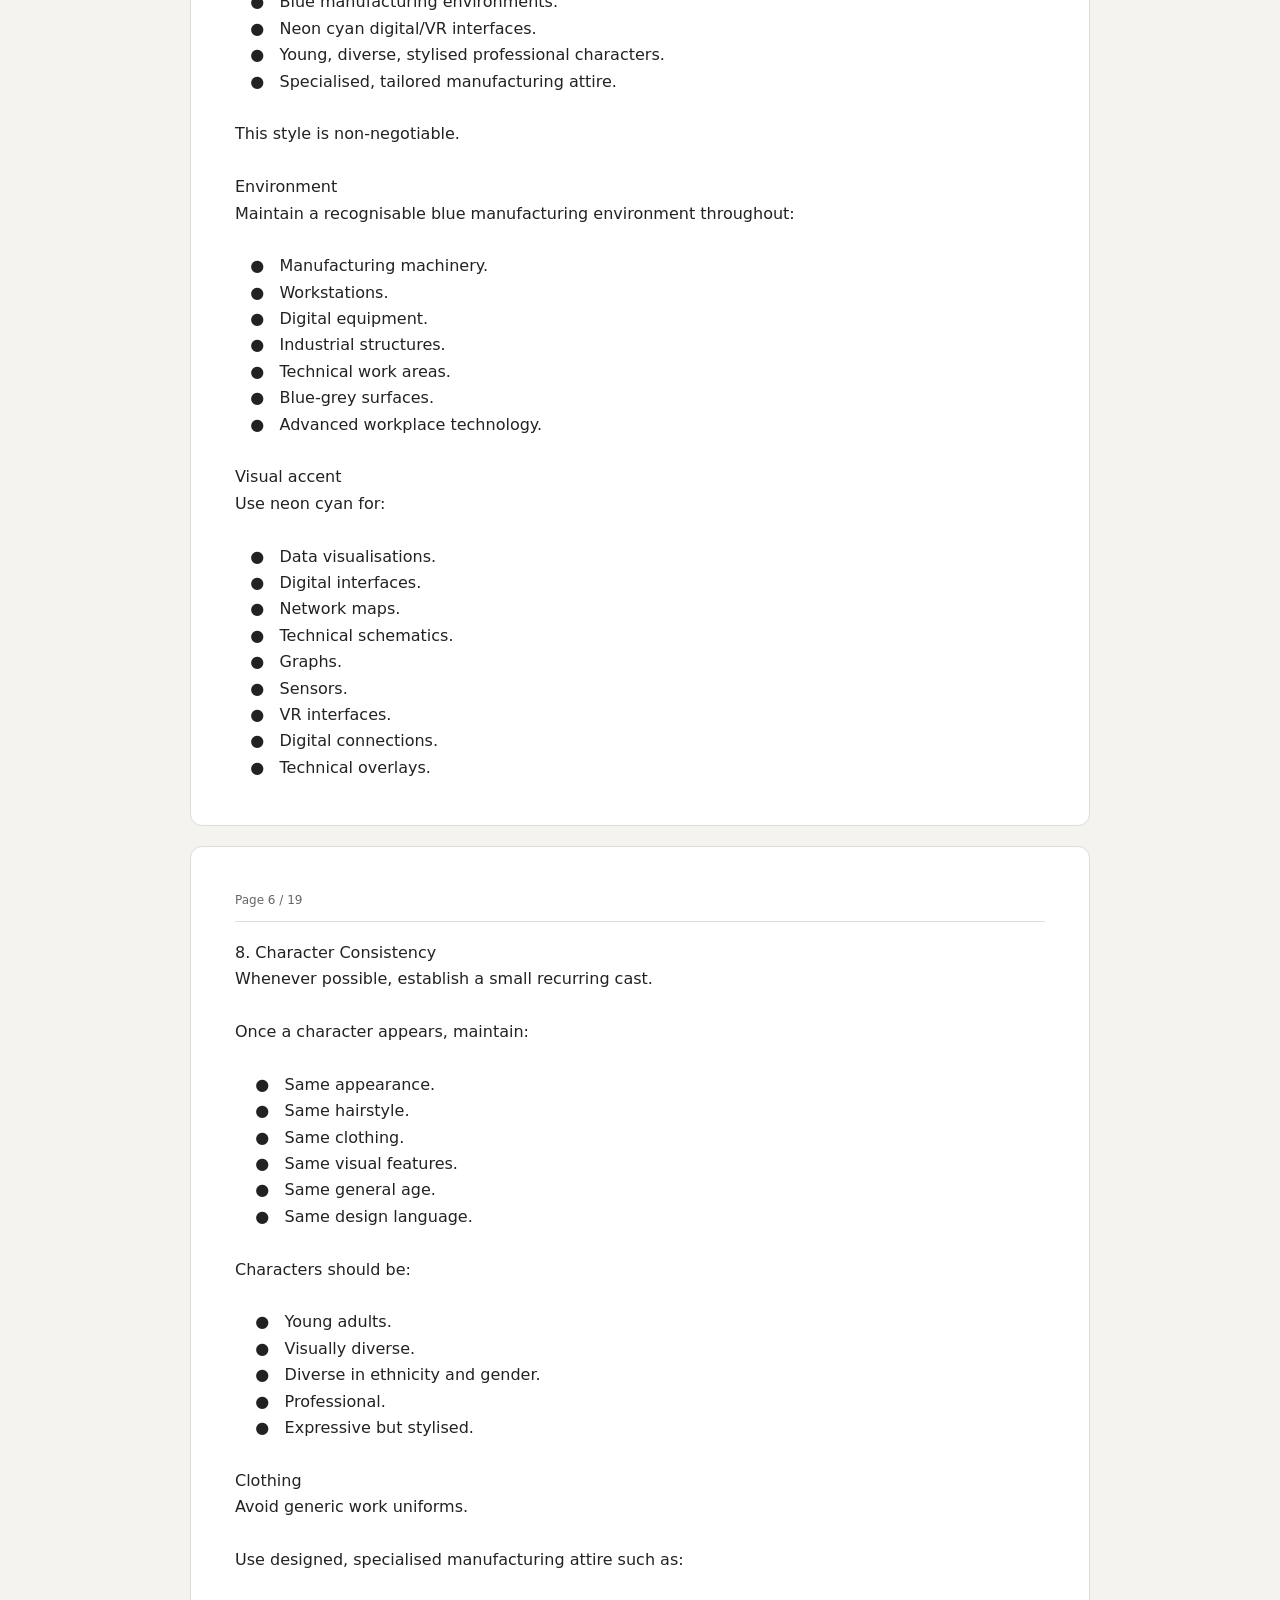
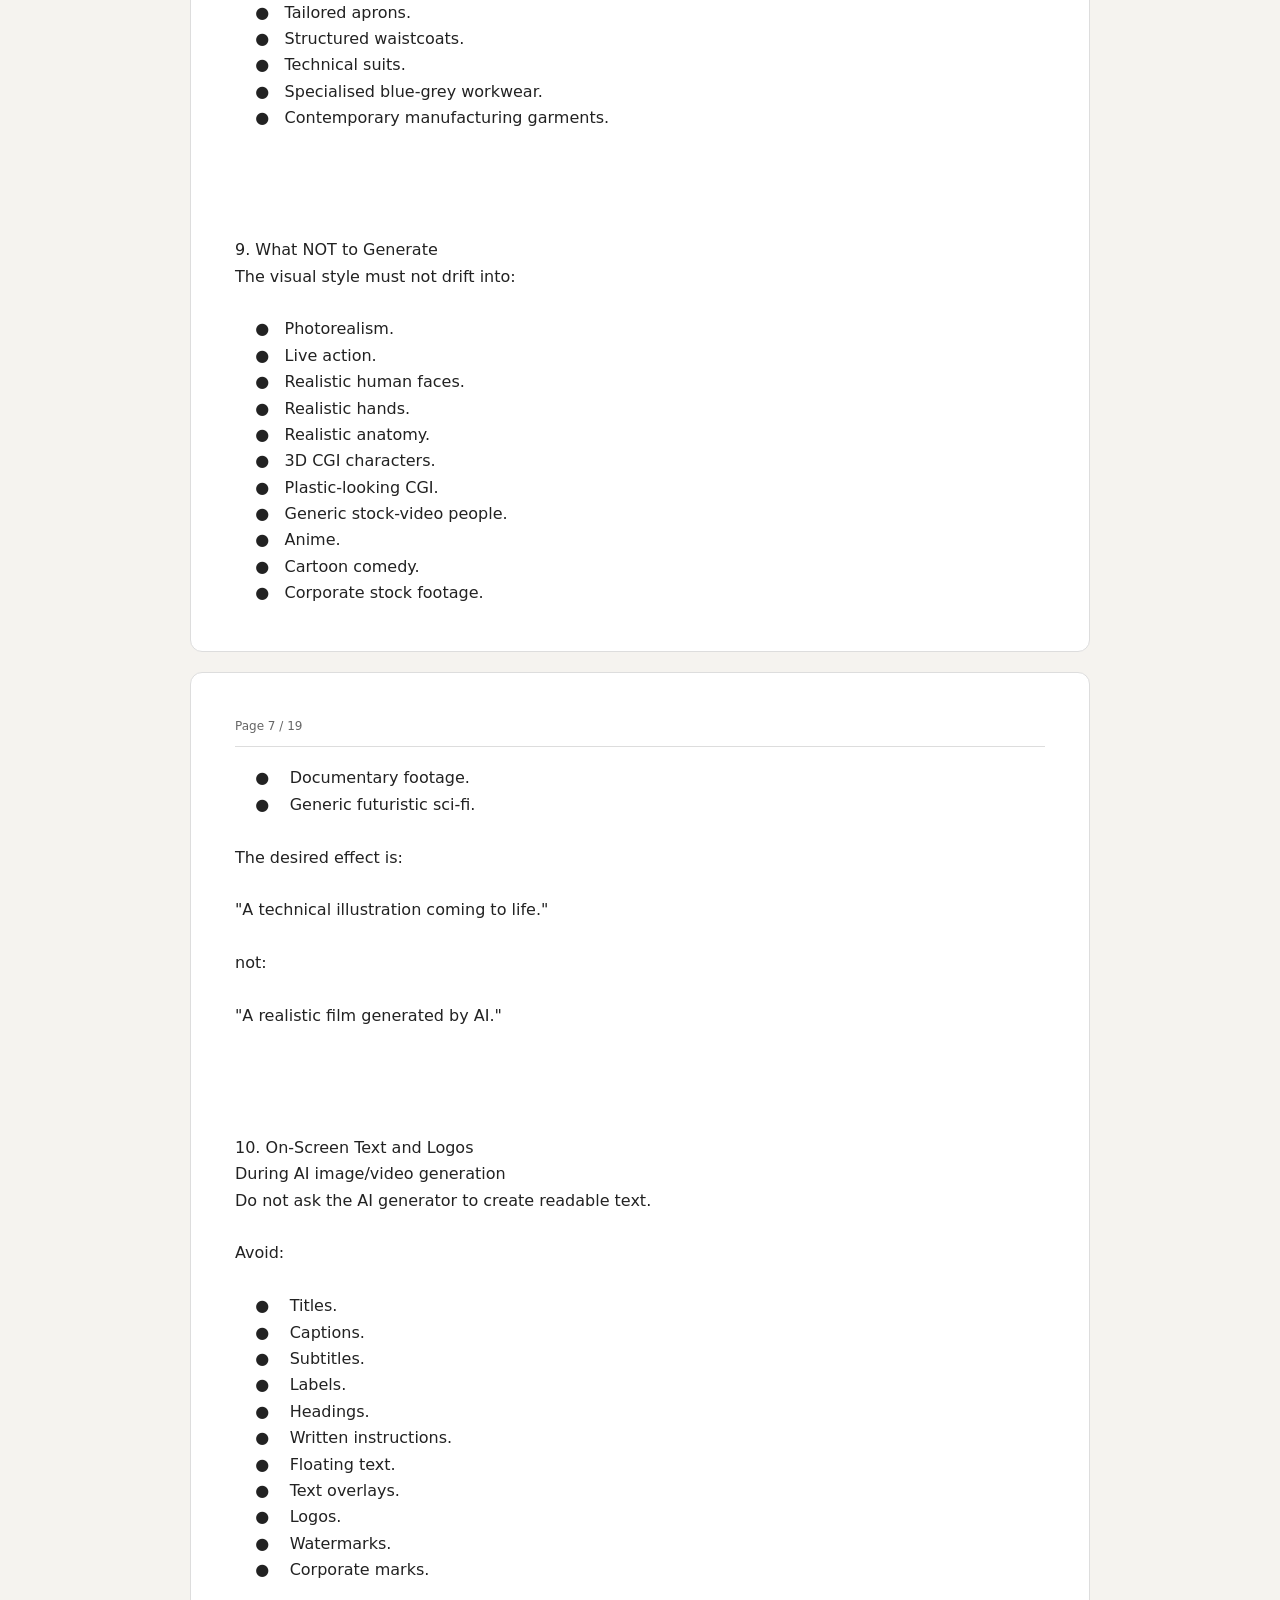
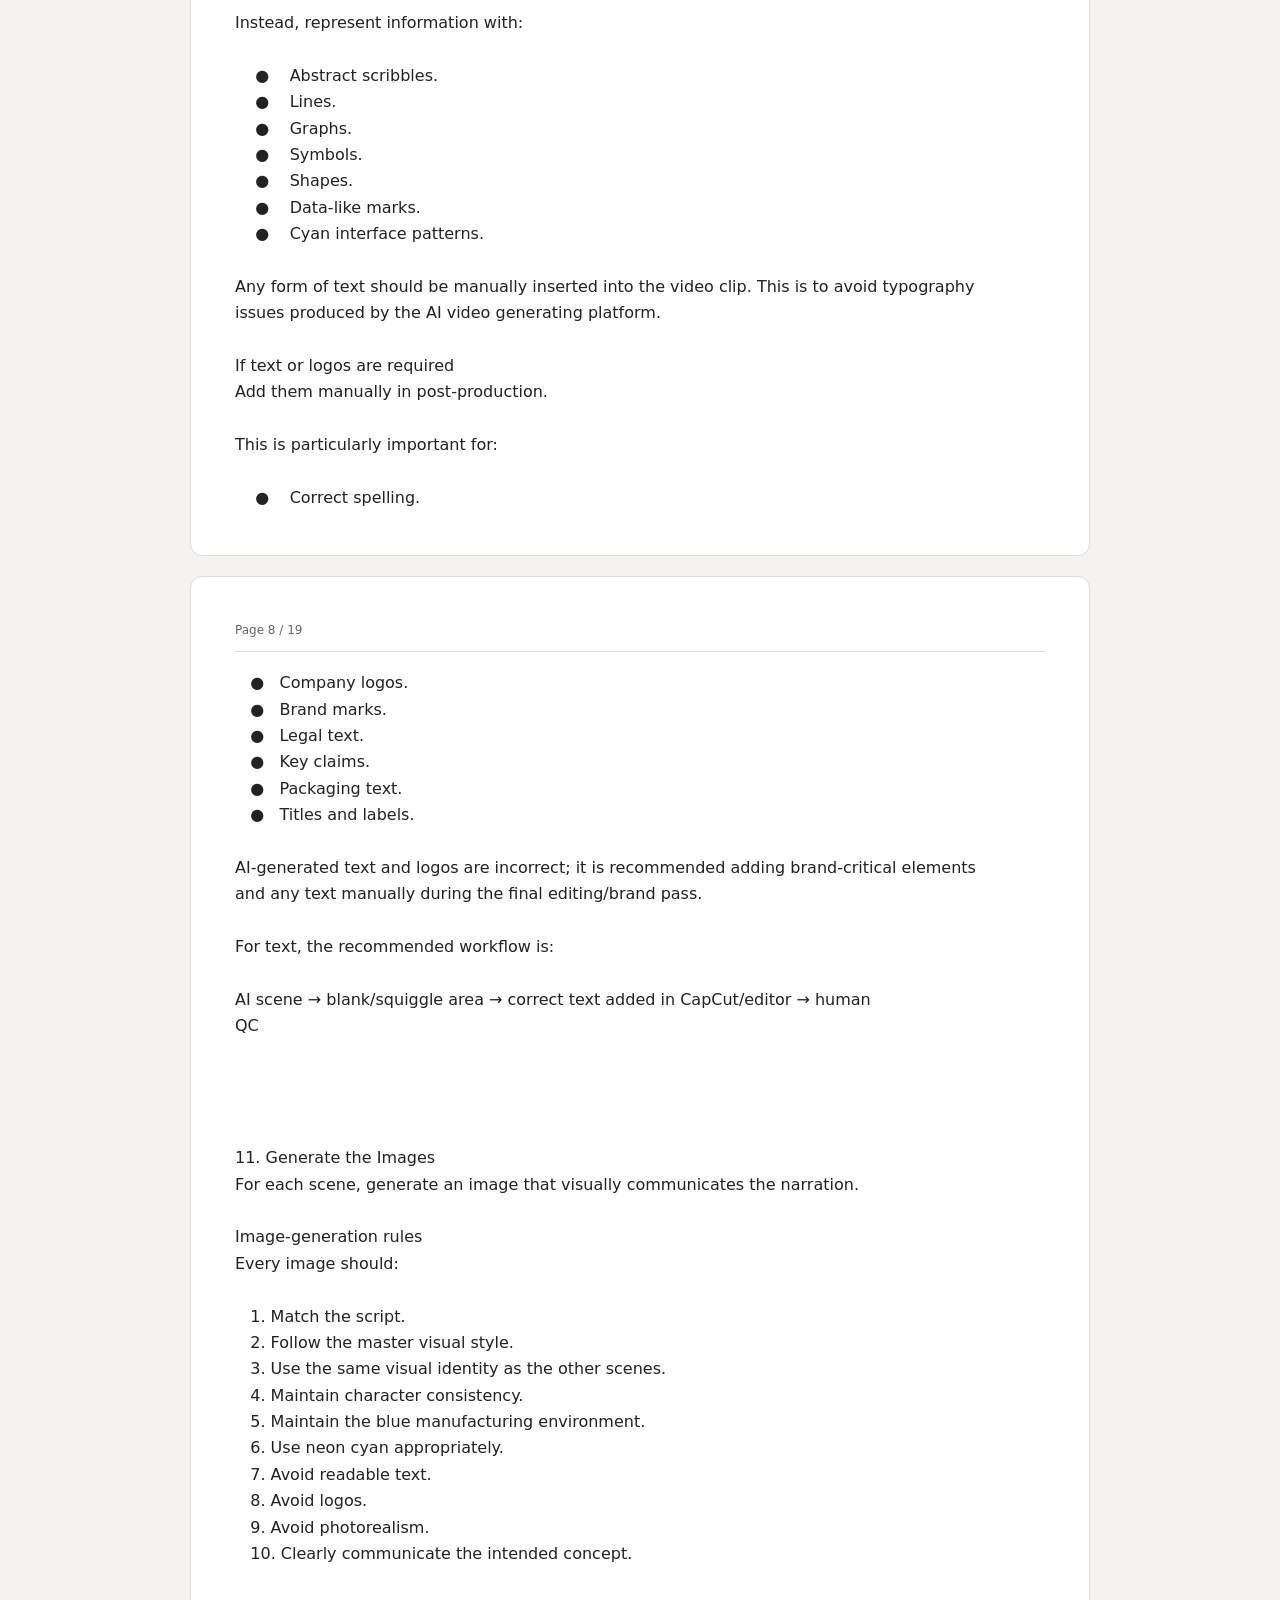
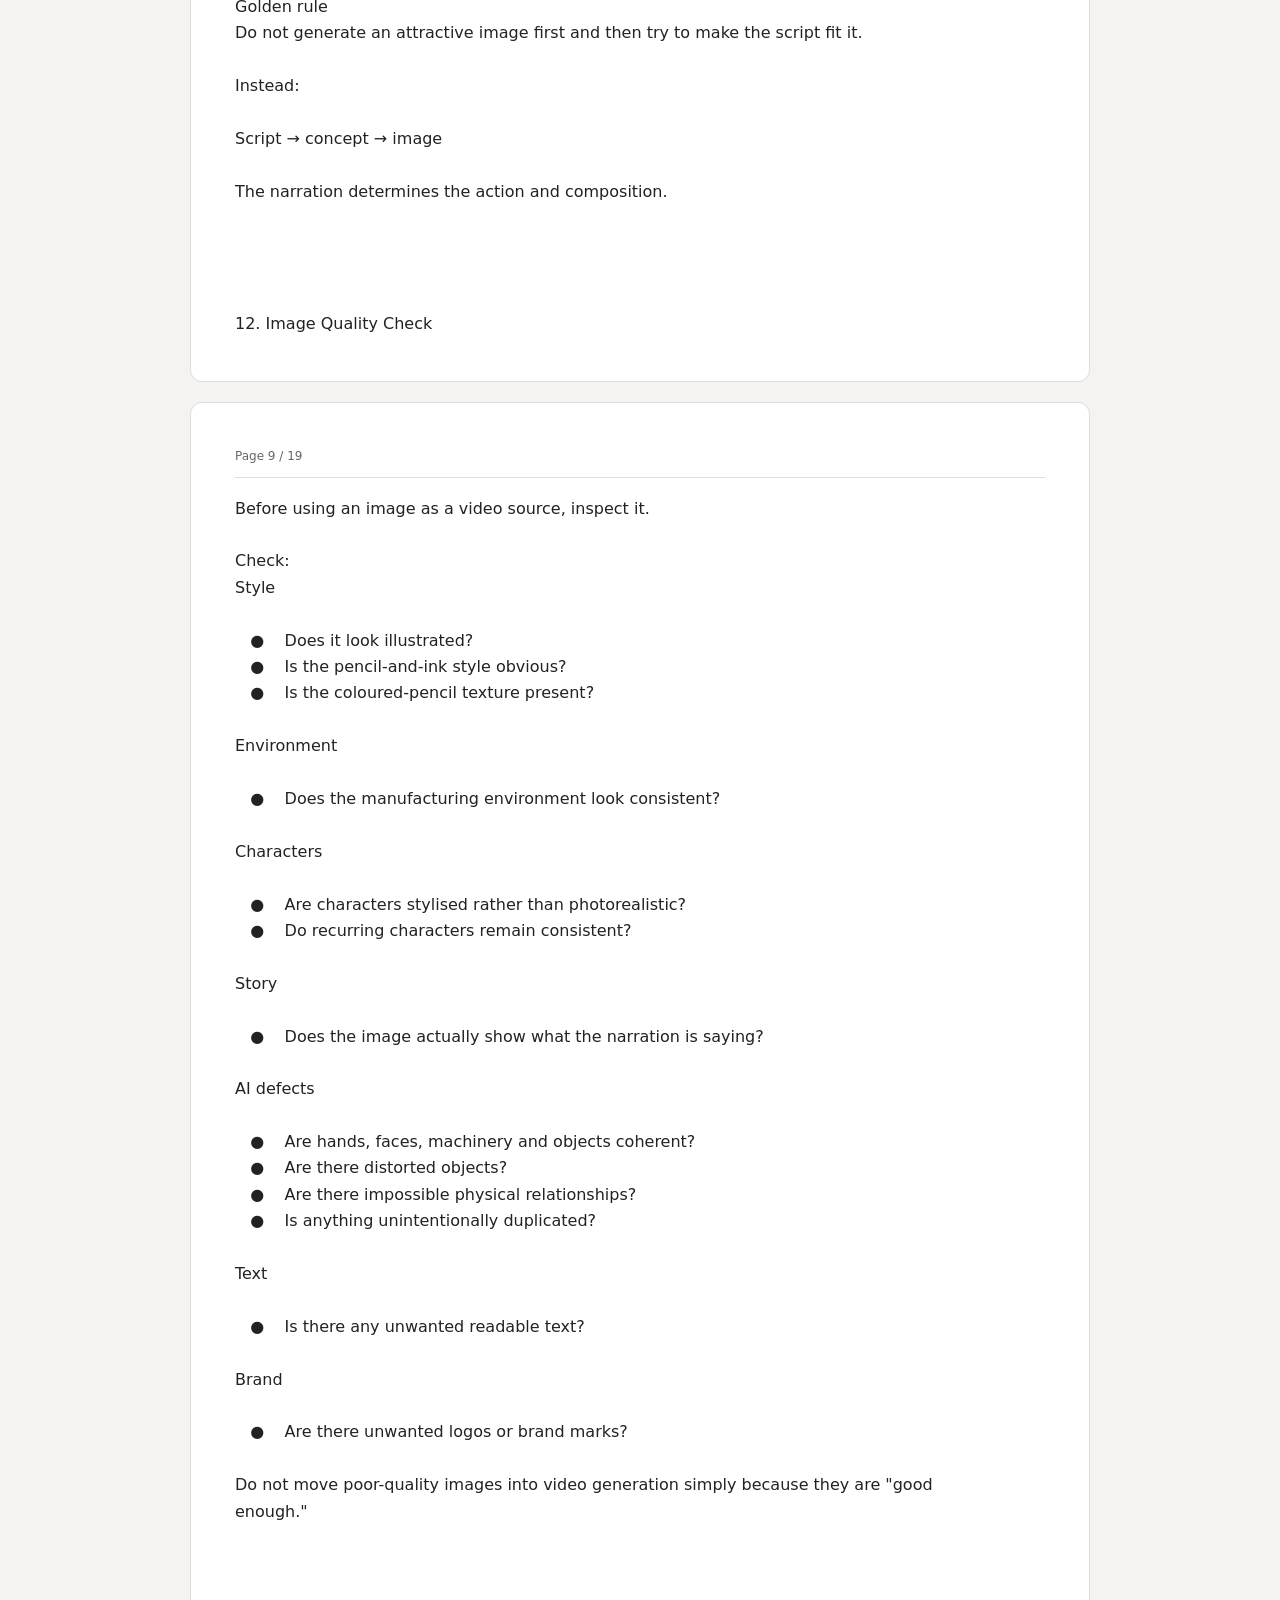
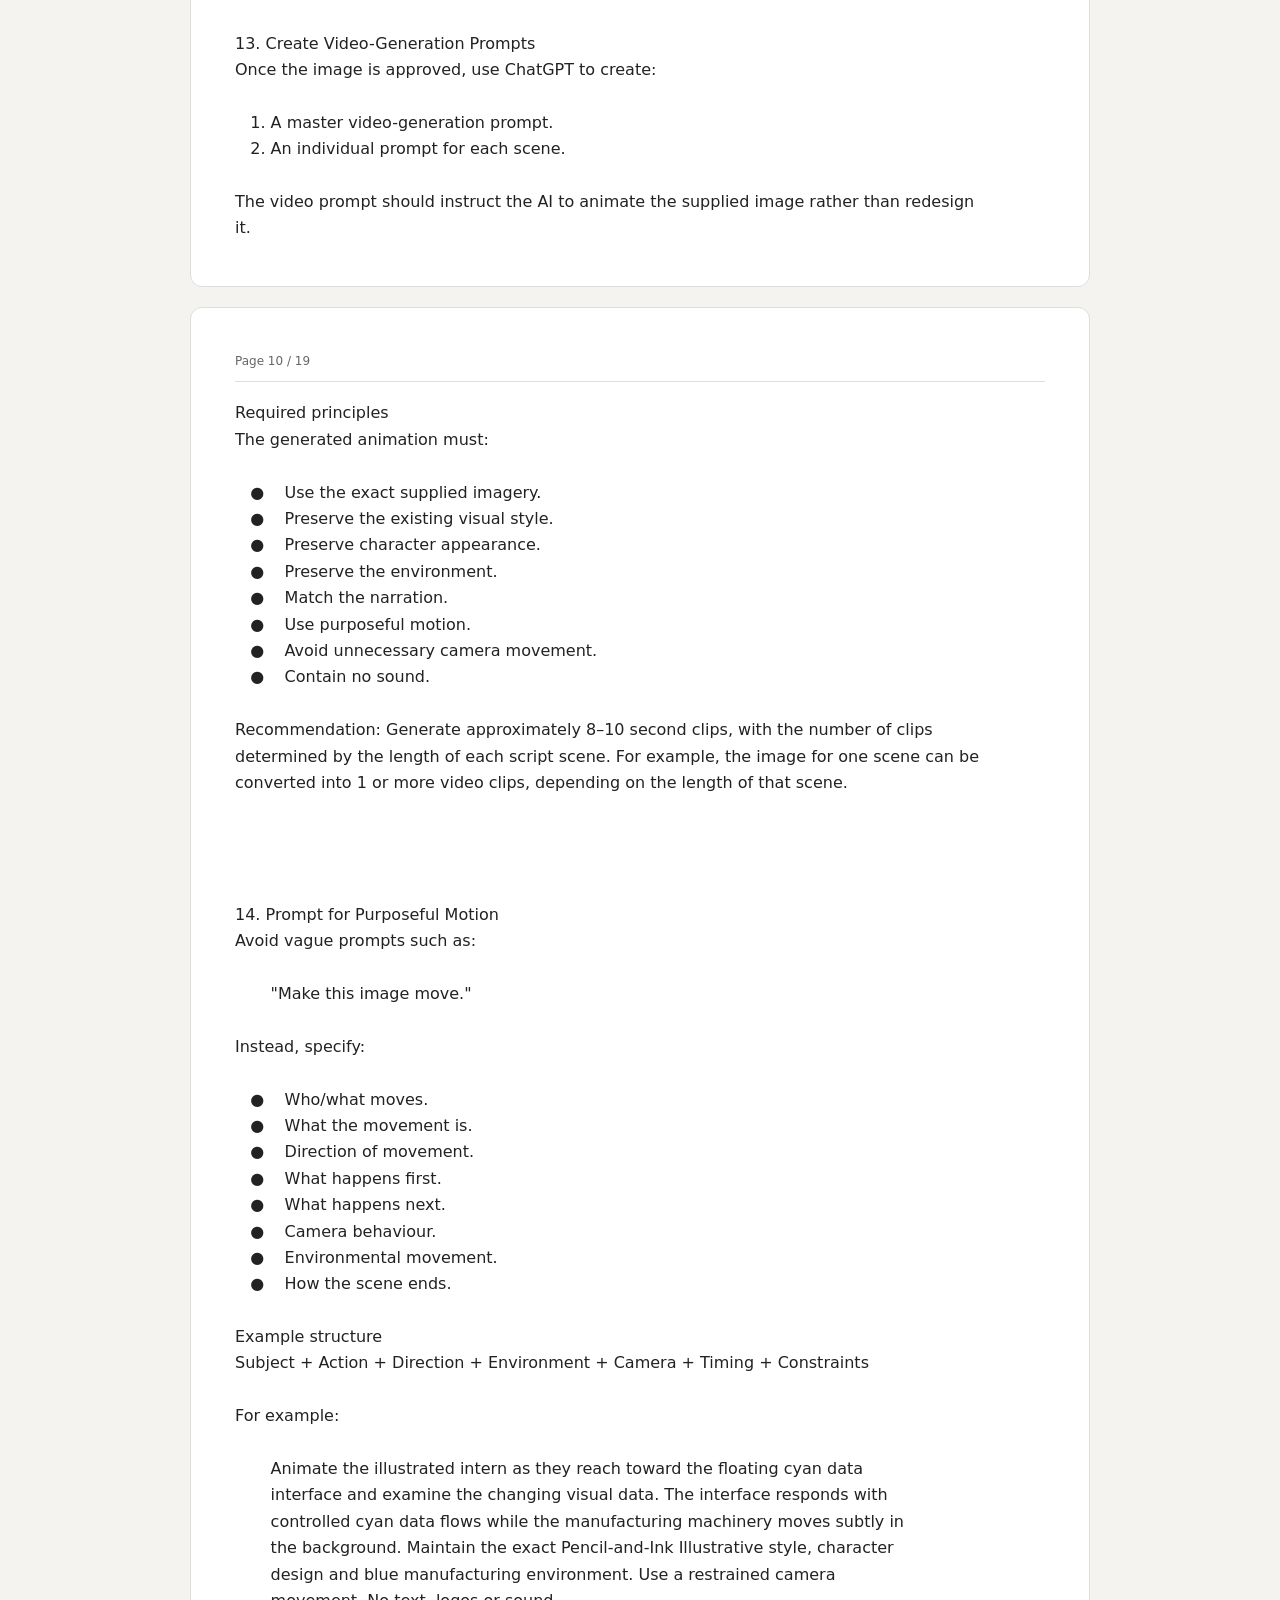
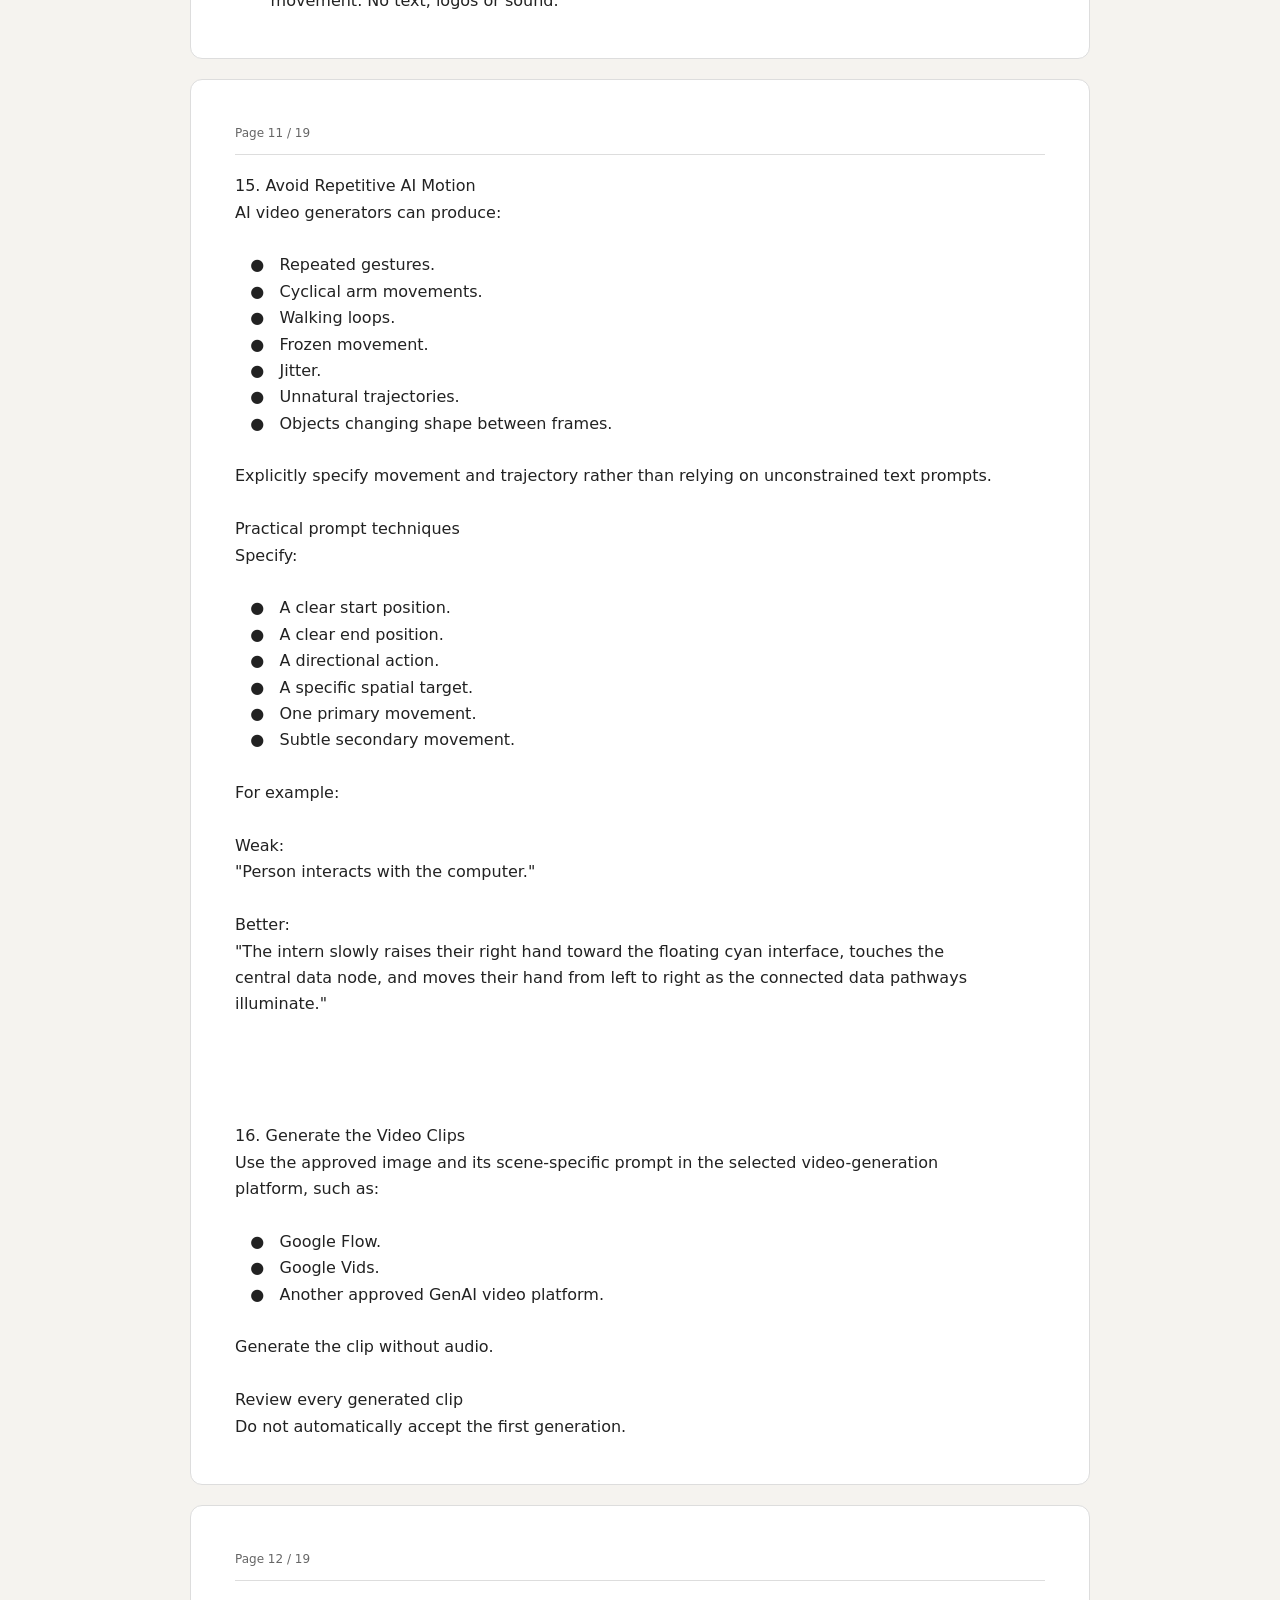
<file: Tyrese-Portfolio-GitHub-Ready/previews/ai-video-guidelines.html>
<!doctype html><html lang="en"><head><meta charset="utf-8"><meta name="viewport" content="width=device-width,initial-scale=1"><title>AI Video Creation Guidelines | Tyrese Naidoo</title><style>body{margin:0;background:#f5f3ef;color:#222;font:16px/1.65 system-ui,sans-serif}header,main{max-width:900px;margin:auto;padding:24px}a{color:#5540cc}h1{line-height:1.15;font-size:clamp(26px,5vw,44px)}.page{background:white;padding:clamp(16px,4vw,44px);margin:0 0 20px;border:1px solid #ddd;border-radius:12px}.page-number{font-size:12px;color:#666;border-bottom:1px solid #ddd;padding-bottom:10px}pre{font:inherit;white-space:pre-wrap;overflow-wrap:anywhere;margin:18px 0 0}@media print{header{display:none}.page{break-after:page;border:0;margin:0;padding:0}body{background:white}}</style></head><body><header><a href="../index.html#work">← Back to portfolio</a><h1>AI Video Creation Guidelines</h1><p>Full document text preview · 19 source pages</p></header><main><section class="page"><div class="page-number">Page 1 / 19</div><pre>AI-Assisted Video Creation for Learning &amp;
Communications
Purpose:
To provide a repeatable workflow for converting a project description into a professional AI-
assisted learning or communications video.

Audience:
Creative Learning, Research &amp; Communications Interns and other team members involved
in AI-assisted video production.

Core principle:
AI is a production co-creator, not an end-to-end replacement for human creative,
instructional, editorial, and brand judgment. The human creator owns the message,
narrative, visual direction, quality control, and final approval.




1. The End-to-End Workflow
The standard workflow is:



 Project description → Project summary → Script → Voiceover → Concepts/scenes
 → AI images → Image-to-video → Video assembly → Voiceover → Music → Quality
 control → Final export


The process should be modular rather than relying on one AI system to generate an entire
finished video. It is recommended to use AI for individual audiovisual assets while retaining
human control over sequencing, pacing, storytelling, and final review.

Production stages
            Stage                           Output                   Primary tool/action


 1. Understand the project      Clear project brief               Human


 2. Summarise the project       Short project summary             ChatGPT / human review


 3. Write the script            Final narration script            ChatGPT / human review


 4. Produce voiceover           Voiceover audio                   Janus/voiceover process</pre></section>
<section class="page"><div class="page-number">Page 2 / 19</div><pre> 5. Break script into          Scene/imagery table               Human + ChatGPT
 concepts

 6. Generate still images      One image per concept/scene       Gemini or ChatGPT


 7. Create animation           Master prompt + scene             ChatGPT
 prompts                       prompts

 8. Generate video clips       Silent 8–10 second clips          Google Flow / Google Vids


 9. Assemble video             Full visual sequence + voice      CapCut / Google Vids
                               over

 10. Add music                 Background music                  Pixabay or approved
                                                                 source

 11. Quality control           Final approved video              Human review


 12. Export and archive        Final video + working files       Team storage




2. Stage 1 — Understand the Project
Before opening an AI tool, understand what the video is supposed to communicate.

Identify:

    ●   What is the project?
    ●   Who is the audience?
    ●   What should the audience learn, understand, or feel?
    ●   What are the key messages?
    ●   What evidence, facts or source material must be represented accurately?
    ●   What is the intended duration?
    ●   Where will the video be used?
    ●   Are there brand, legal, privacy, or confidentiality requirements?

Do not begin image generation before the narrative purpose is clear.

Human responsibility
The creator must provide the creative and instructional direction. AI should help accelerate
production rather than determine the educational message.

Learning designers retain professional identity through pedagogical intent, human oversight,
and curricular alignment.</pre></section>
<section class="page"><div class="page-number">Page 3 / 19</div><pre>3. Stage 2 — Create the Project Summary
Turn the project description into a concise summary.

The summary should answer:

   1.   What is the project?
   2.   Why does it matter?
   3.   What problem or opportunity does it address?
   4.   What is being done?
   5.   What should the viewer take away?

Keep the summary factual and avoid introducing information that is not supported by the
project material. This summary becomes the foundation for the script.




4. Stage 3 — Convert the Summary into a
Script
Use the project summary and source material to create the narration script.

The script should:

   ●    Have a clear beginning, middle, and end.
   ●    Follow a logical narrative.
   ●    Explain rather than merely describe.
   ●    Match the intended audience.
   ●    Use accessible language.
   ●    Contain only claims that can be supported.
   ●    Provide enough visual opportunities for the animation.
   ●    Avoid ideas that cannot reasonably be represented visually.

Script review gate
Before moving to image generation, ask:

   ●    Does every sentence contribute to the story?
   ●    Is the information accurate?
   ●    Is the pacing appropriate?
   ●    Can each major idea be represented visually?
   ●    Are there unnecessary details?
   ●    Is the script suitable for the intended video length?

Only proceed once the script has been reviewed and approved.




5. Stage 4 — Produce the Voiceover</pre></section>
<section class="page"><div class="page-number">Page 4 / 19</div><pre>Once the script is approved, send the final script through the company's voiceover process.
Janus does all the voice overs. The voiceover becomes the timing anchor for the video.
Record or generate the voiceover before finalising the video sequence where possible,
because scene length should correspond to what is being said.




6. Stage 5 — Break the Script into Visual
Concepts
Divide the script into logical scenes or concepts. A concept should represent one clear visual
idea.

For example:

Narration:
"The interns use digital systems to analyse manufacturing data."

Visual concept:
Young interns working around a manufacturing workstation while interacting with cyan digital
data visualisations.

Do not simply divide the script according to punctuation. Divide it according to what needs to
be shown.

Scene planning table
Create a table with at least these columns:

  Scene         Script /      Visual concept           Image             Video
               narration        description          generated          prompt


 1          [script]        [what the viewer      [image]            [prompt]
                            sees]


 EG: 1                                            [image]            [prompt]
            The interns     Young interns
            use digital     working around a
            systems to      manufacturing
            analyse         workstation while
            manufacturin    interacting with
            g data.         cyan digital data
                            visualisations.


The guidelines specifically instruct the creator to create a table matching each script scene
with its supporting imagery before requesting video-generation prompts.</pre></section>
<section class="page"><div class="page-number">Page 5 / 19</div><pre>7. Stage 6 — Establish the Master Visual
Style
Before generating images, establish one master visual style.

The style should follow the following guidelines:

MASTER VISUAL STYLE
Handcrafted Pencil-and-Ink Illustrative Animation

The visual identity combines:

   ●   Precise black ink linework.
   ●   Rich coloured-pencil shading.
   ●   Visible hand-rendered texture.
   ●   A sophisticated technical-manual aesthetic.
   ●   Blue manufacturing environments.
   ●   Neon cyan digital/VR interfaces.
   ●   Young, diverse, stylised professional characters.
   ●   Specialised, tailored manufacturing attire.

This style is non-negotiable.

Environment
Maintain a recognisable blue manufacturing environment throughout:

   ●   Manufacturing machinery.
   ●   Workstations.
   ●   Digital equipment.
   ●   Industrial structures.
   ●   Technical work areas.
   ●   Blue-grey surfaces.
   ●   Advanced workplace technology.

Visual accent
Use neon cyan for:

   ●   Data visualisations.
   ●   Digital interfaces.
   ●   Network maps.
   ●   Technical schematics.
   ●   Graphs.
   ●   Sensors.
   ●   VR interfaces.
   ●   Digital connections.
   ●   Technical overlays.</pre></section>
<section class="page"><div class="page-number">Page 6 / 19</div><pre>8. Character Consistency
Whenever possible, establish a small recurring cast.

Once a character appears, maintain:

    ●   Same appearance.
    ●   Same hairstyle.
    ●   Same clothing.
    ●   Same visual features.
    ●   Same general age.
    ●   Same design language.

Characters should be:

    ●   Young adults.
    ●   Visually diverse.
    ●   Diverse in ethnicity and gender.
    ●   Professional.
    ●   Expressive but stylised.

Clothing
Avoid generic work uniforms.

Use designed, specialised manufacturing attire such as:

    ●   Tailored aprons.
    ●   Structured waistcoats.
    ●   Technical suits.
    ●   Specialised blue-grey workwear.
    ●   Contemporary manufacturing garments.




9. What NOT to Generate
The visual style must not drift into:

    ●   Photorealism.
    ●   Live action.
    ●   Realistic human faces.
    ●   Realistic hands.
    ●   Realistic anatomy.
    ●   3D CGI characters.
    ●   Plastic-looking CGI.
    ●   Generic stock-video people.
    ●   Anime.
    ●   Cartoon comedy.
    ●   Corporate stock footage.</pre></section>
<section class="page"><div class="page-number">Page 7 / 19</div><pre>    ●    Documentary footage.
    ●    Generic futuristic sci-fi.

The desired effect is:

"A technical illustration coming to life."

not:

"A realistic film generated by AI."




10. On-Screen Text and Logos
During AI image/video generation
Do not ask the AI generator to create readable text.

Avoid:

    ●    Titles.
    ●    Captions.
    ●    Subtitles.
    ●    Labels.
    ●    Headings.
    ●    Written instructions.
    ●    Floating text.
    ●    Text overlays.
    ●    Logos.
    ●    Watermarks.
    ●    Corporate marks.

Instead, represent information with:

    ●    Abstract scribbles.
    ●    Lines.
    ●    Graphs.
    ●    Symbols.
    ●    Shapes.
    ●    Data-like marks.
    ●    Cyan interface patterns.

Any form of text should be manually inserted into the video clip. This is to avoid typography
issues produced by the AI video generating platform.

If text or logos are required
Add them manually in post-production.

This is particularly important for:

    ●    Correct spelling.</pre></section>
<section class="page"><div class="page-number">Page 8 / 19</div><pre>   ●   Company logos.
   ●   Brand marks.
   ●   Legal text.
   ●   Key claims.
   ●   Packaging text.
   ●   Titles and labels.

AI-generated text and logos are incorrect; it is recommended adding brand-critical elements
and any text manually during the final editing/brand pass.

For text, the recommended workflow is:

AI scene → blank/squiggle area → correct text added in CapCut/editor → human
QC




11. Generate the Images
For each scene, generate an image that visually communicates the narration.

Image-generation rules
Every image should:

   1. Match the script.
   2. Follow the master visual style.
   3. Use the same visual identity as the other scenes.
   4. Maintain character consistency.
   5. Maintain the blue manufacturing environment.
   6. Use neon cyan appropriately.
   7. Avoid readable text.
   8. Avoid logos.
   9. Avoid photorealism.
   10. Clearly communicate the intended concept.

Golden rule
Do not generate an attractive image first and then try to make the script fit it.

Instead:

Script → concept → image

The narration determines the action and composition.




12. Image Quality Check</pre></section>
<section class="page"><div class="page-number">Page 9 / 19</div><pre>Before using an image as a video source, inspect it.

Check:
Style

   ●    Does it look illustrated?
   ●    Is the pencil-and-ink style obvious?
   ●    Is the coloured-pencil texture present?

Environment

   ●    Does the manufacturing environment look consistent?

Characters

   ●    Are characters stylised rather than photorealistic?
   ●    Do recurring characters remain consistent?

Story

   ●    Does the image actually show what the narration is saying?

AI defects

   ●    Are hands, faces, machinery and objects coherent?
   ●    Are there distorted objects?
   ●    Are there impossible physical relationships?
   ●    Is anything unintentionally duplicated?

Text

   ●    Is there any unwanted readable text?

Brand

   ●    Are there unwanted logos or brand marks?

Do not move poor-quality images into video generation simply because they are "good
enough."




13. Create Video-Generation Prompts
Once the image is approved, use ChatGPT to create:

   1. A master video-generation prompt.
   2. An individual prompt for each scene.

The video prompt should instruct the AI to animate the supplied image rather than redesign
it.</pre></section>
<section class="page"><div class="page-number">Page 10 / 19</div><pre>Required principles
The generated animation must:

   ●    Use the exact supplied imagery.
   ●    Preserve the existing visual style.
   ●    Preserve character appearance.
   ●    Preserve the environment.
   ●    Match the narration.
   ●    Use purposeful motion.
   ●    Avoid unnecessary camera movement.
   ●    Contain no sound.

Recommendation: Generate approximately 8–10 second clips, with the number of clips
determined by the length of each script scene. For example, the image for one scene can be
converted into 1 or more video clips, depending on the length of that scene.




14. Prompt for Purposeful Motion
Avoid vague prompts such as:

       "Make this image move."

Instead, specify:

   ●    Who/what moves.
   ●    What the movement is.
   ●    Direction of movement.
   ●    What happens first.
   ●    What happens next.
   ●    Camera behaviour.
   ●    Environmental movement.
   ●    How the scene ends.

Example structure
Subject + Action + Direction + Environment + Camera + Timing + Constraints

For example:

       Animate the illustrated intern as they reach toward the floating cyan data
       interface and examine the changing visual data. The interface responds with
       controlled cyan data flows while the manufacturing machinery moves subtly in
       the background. Maintain the exact Pencil-and-Ink Illustrative style, character
       design and blue manufacturing environment. Use a restrained camera
       movement. No text, logos or sound.</pre></section>
<section class="page"><div class="page-number">Page 11 / 19</div><pre>15. Avoid Repetitive AI Motion
AI video generators can produce:

   ●   Repeated gestures.
   ●   Cyclical arm movements.
   ●   Walking loops.
   ●   Frozen movement.
   ●   Jitter.
   ●   Unnatural trajectories.
   ●   Objects changing shape between frames.

Explicitly specify movement and trajectory rather than relying on unconstrained text prompts.

Practical prompt techniques
Specify:

   ●   A clear start position.
   ●   A clear end position.
   ●   A directional action.
   ●   A specific spatial target.
   ●   One primary movement.
   ●   Subtle secondary movement.

For example:

Weak:
"Person interacts with the computer."

Better:
"The intern slowly raises their right hand toward the floating cyan interface, touches the
central data node, and moves their hand from left to right as the connected data pathways
illuminate."




16. Generate the Video Clips
Use the approved image and its scene-specific prompt in the selected video-generation
platform, such as:

   ●   Google Flow.
   ●   Google Vids.
   ●   Another approved GenAI video platform.

Generate the clip without audio.

Review every generated clip
Do not automatically accept the first generation.</pre></section>
<section class="page"><div class="page-number">Page 12 / 19</div><pre>Check:

   ●     Does the movement make physical sense?
   ●     Does the character remain consistent?
   ●     Does the image remain visually faithful?
   ●     Does the animation match the narration?
   ●     Does anything warp?
   ●     Does anything disappear?
   ●     Does the background change?
   ●     Is there unwanted text?
   ●     Is there an unwanted logo?
   ●     Does the movement repeat unnaturally?
   ●     Is the camera movement appropriate?

If not, revise the prompt and regenerate. This human-in-the-loop process is essential
because AI video can produce structural warping, unnatural actions and semantic drift. Due
to credit limitations, ensure that it is prompted correctly to avoid regeneration.




17. Assemble the Video
Once the clips have passed visual quality control, move them into CapCut or Google Vids.
Place the clips in the order of the script.

Then:

   1.    Align each visual scene with its corresponding narration.
   2.    Trim clips to match the voiceover.
   3.    Extend or shorten visual sections where necessary.
   4.    Add transitions only where they support the story.
   5.    Add required text manually.
   6.    Add approved logos manually where required.
   7.    Check visual continuity.

The video should feel like one coherent story, not a collection of unrelated AI clips.




18. Add the Voiceover
Import the approved voiceover.

Synchronise the narration with the scenes.

Check:
   ●     Does the visual change when the narration changes concept?
   ●     Is important information being shown while it is spoken?
   ●     Are scenes too short or too long?
   ●     Are there awkward gaps?</pre></section>
<section class="page"><div class="page-number">Page 13 / 19</div><pre>   ●   Does the pacing feel natural?
   ●   Does the visual emphasis match the verbal emphasis?

Remember:

The voiceover is the narrative spine. The visuals should support it rather than compete
with it.




19. Add Background Music
Once the voiceover and visuals are locked, add appropriate background music.

Pixabay can be used as a source for background music, however other sources/platforms
can be. Ensure that the background music is free to use and not licensed.

Music should:

   ●   Support the tone.
   ●   Sit underneath the voiceover.
   ●   Not overpower speech.
   ●   Not distract from the learning message.
   ●   Be appropriate for the intended audience and context.
   ●   Be checked for licensing/usage requirements according to company policy.




20. Final Quality-Control Gate
No video should be released without human review. The final reviewer should assess five
areas:

A. Content
   ●   Is the information accurate?
   ●   Does the video communicate the intended message?
   ●   Are claims supported?
   ●   Is anything misleading?

B. Instructional quality
   ●   Does the visual support the narration?
   ●   Is the pacing appropriate?
   ●   Is the story easy to follow?
   ●   Does the video support the learning objective?

C. Visual quality
   ●   Is the visual style consistent?</pre></section>
<section class="page"><div class="page-number">Page 14 / 19</div><pre>   ●    Are characters consistent?
   ●    Are there distortions?
   ●    Are there repetitive movements?
   ●    Is the animation smooth?
   ●    Are the visuals directly relevant?

D. Brand quality
   ●    Are logos correct?
   ●    Is manually added text correct?
   ●    Are colours and brand elements approved?
   ●    Are there accidental AI-generated logos or brand marks?

E. Technical quality
   ●    Is the voiceover clear?
   ●    Is the music balanced?
   ●    Is there unwanted sound?
   ●    Are transitions clean?
   ●    Is the final resolution correct?
   ●    Does the exported file play correctly?

Human review remains essential because AI-generated video can be visually convincing
while still being scientifically, physically, narratively or contextually incorrect.




21. Final Export and File Management
Maintain organised project files so that another intern can continue the work.

Keep:

   ●    Final script.
   ●    Approved voiceover.
   ●    Scene table.
   ●    Final image for each scene.
   ●    Video-generation prompts.
   ●    Final video clips.
   ●    Editing project.
   ●    Music source/licensing information where applicable.
   ●    Final exported video.

This makes the workflow transferable to the next intern rather than leaving the process
dependent on one person's memory.




22. The AI vs Human Responsibility Split</pre></section>
<section class="page"><div class="page-number">Page 15 / 19</div><pre>A useful rule for interns is:


Let AI handle speed and repetition.
AI is particularly useful for:

    ●    First-draft scripts.
    ●    Storyboard concepts.
    ●    Image generation.
    ●    Video generation.
    ●    Voice/rough audio where appropriate.
    ●    B-roll.
    ●    Rough assembly.
    ●    Transcription and other repetitive production tasks.


Keep humans responsible for trust, identity, and final
polish.
Humans should retain control over:

    ●    Learning objectives.
    ●    Narrative direction.
    ●    Accuracy.
    ●    Pacing.
    ●    Brand identity.
    ●    Logos.
    ●    Final text.
    ●    Colour/lighting corrections.
    ●    Contextual judgement.
    ●    Final approval.




23. The "No AI Slop" Rule
AI slop is low-quality, high-volume synthetic content produced with minimal human
discretion. The antidote is not simply "better prompts." It is a structured production
process with human judgement at every important stage.

The workflow should therefore always follow:

Intent → Script → Storyboard/Concept → Image → Animation → Human QC → Edit
→ Human QC → Final

Avoid:

One prompt → Generate entire video → Publish

The guidelines emphasise structured creative intent, multimodal quality checking and
iterative human-in-the-loop workflows as key methods for reducing AI-generated defects.</pre></section>
<section class="page"><div class="page-number">Page 16 / 19</div><pre>24. Intern Quick-Reference Checklist
Before submitting a finished video, confirm:

Project
   ●    I understand the purpose of the project.
   ●    I know the intended audience.
   ●    I understand the key learning/communication objective.

Script
   ●    The project summary is approved.
   ●    The script is accurate.
   ●    The script has been reviewed.
   ●    The script can be represented visually.

Images
   ●    Every major script idea has a visual concept.
   ●    The visual style is consistent.
   ●    Characters are consistent.
   ●    The manufacturing environment is consistent.
   ●    Images are illustrated rather than photorealistic.
   ●    No unwanted readable text appears.
   ●    No unwanted logos appear.

Video
   ●    Every clip uses the approved imagery.
   ●    The animation matches the narration.
   ●    Movement is purposeful.
   ●    There is no repetitive or unnatural motion.
   ●    No unwanted visual changes occur.
   ●    Clips contain no generated sound.

Editing
   ●    Clips are correctly ordered.
   ●    Voiceover is synchronised.
   ●    Text has been added manually where required.
   ●    Logos have been added manually where required.
   ●    Music is appropriate and balanced.
   ●    The final video has been watched from beginning to end.

Final QC
   ●    Content is accurate.
   ●    Visuals match narration.</pre></section>
<section class="page"><div class="page-number">Page 17 / 19</div><pre>  ●   Brand requirements are met.
  ●   No AI artefacts are obvious.
  ●   Audio is clear.
  ●   File plays correctly.
  ●   Final files are stored in the agreed project folder.




25. The Workflow in One Page


1. RECEIVE
Project description + source material

            ↓

2. SUMMARISE
Create a concise, accurate project summary

            ↓

3. SCRIPT
Turn the summary into a narration script

           ↓

4. APPROVE
Human review of content, accuracy and narrative

            ↓

5. VOICEOVER
Create/receive approved narration

            ↓

6. DECONSTRUCT
Break narration into visual concepts/scenes

           ↓

7. STORYBOARD
Create the Script + Imagery table

             ↓

8. IMAGE GENERATION
Generate one consistent illustrated image per concept</pre></section>
<section class="page"><div class="page-number">Page 18 / 19</div><pre>             ↓

9. IMAGE QC
Check style, characters, environment, accuracy and AI artefacts

              ↓

10. VIDEO PROMPTS
Generate master + scene-specific animation prompts

               ↓

11. IMAGE-TO-VIDEO
Create silent 8–10 second clips

               ↓

12. VIDEO QC
Check motion, continuity, fidelity and narrative alignment

               ↓

13. EDIT
Combine clips in CapCut/Google Vids

               ↓

14. VOICEOVER
Synchronise narration

               ↓

15. TEXT/BRAND PASS
Add approved text and logos manually where required

               ↓

16. MUSIC
Add appropriate background music

               ↓

17. FINAL QC
Human review of content, instructional quality, visuals, brand and technical quality

             ↓

18. EXPORT &amp; ARCHIVE
Export final video and preserve working files/prompts</pre></section>
<section class="page"><div class="page-number">Page 19 / 19</div><pre>26. The Golden Rules for Future Interns
If you remember nothing else, remember these:

1. Start with the story, not the AI tool.

2. The narration determines the visuals.

3. Generate images first, then animate them.

4. Keep one visual identity from beginning to end.

5. Use recurring characters consistently.

6. Never rely on AI to generate final readable text or brand-critical logos.

7. Keep generated video silent; add voiceover and music during editing.

8. Tell the AI exactly what should move and where it should move.

9. Regenerate bad clips—do not "hope nobody notices."

10. AI creates; humans curate, correct and approve.

11. Every scene must earn its place by explaining something from the narration.

12. The final video should look intentionally designed, not mass-generated.




Final Principle
The objective of this workflow is not simply to make videos faster.

It is to use AI to accelerate repetitive production work while preserving human ownership
of instructional intent, storytelling, visual consistency, accuracy, brand identity and
final quality.

AI should make the intern's workflow faster. It should not make the thinking less rigorous.</pre></section></main></body></html>
</file>
<file: Tyrese-Portfolio-GitHub-Ready/style.css>
*{box-sizing:border-box}html{scroll-behavior:smooth}body{margin:0;background:#f5f3ee;color:#171717;font-family:"DM Sans",sans-serif;overflow-x:hidden}.container{width:min(1160px,calc(100% - 48px));margin:auto}.noise{position:fixed;inset:0;pointer-events:none;opacity:.025;z-index:999;background-image:url("data:image/svg+xml,%3Csvg viewBox='0 0 180 180' xmlns='http://www.w3.org/2000/svg'%3E%3Cfilter id='n'%3E%3CfeTurbulence type='fractalNoise' baseFrequency='.9' numOctaves='4' stitchTiles='stitch'/%3E%3C/filter%3E%3Crect width='100%25' height='100%25' filter='url(%23n)' opacity='.7'/%3E%3C/svg%3E")}.nav-wrap{position:fixed;top:0;left:0;right:0;z-index:50;background:rgba(245,243,238,.78);backdrop-filter:blur(14px);border-bottom:1px solid rgba(23,23,23,.08)}.nav{height:72px;display:flex;align-items:center;justify-content:space-between}.brand{font:800 22px "Manrope";text-decoration:none;color:#171717}.brand span{color:#6f59ff}.nav-links{display:flex;gap:30px}.nav-links a{color:#333;text-decoration:none;font-size:14px}.menu-btn{display:none;border:0;background:none;font:600 14px "DM Sans"}.hero{min-height:790px;padding-top:180px;position:relative;display:flex;flex-direction:column;align-items:flex-start}.eyebrow,.section-kicker{font-size:12px;font-weight:700;letter-spacing:.16em;color:#6f59ff}.hero h1{font:700 clamp(50px,7vw,92px)/.98 "Manrope";letter-spacing:-.055em;margin:22px 0 30px;max-width:1050px}.hero h1 span{color:#6f59ff}.hero-copy{font-size:20px;line-height:1.55;max-width:660px;color:#555}.hero-actions{display:flex;gap:12px;margin-top:25px}.btn{display:inline-flex;gap:18px;align-items:center;padding:14px 19px;border-radius:999px;text-decoration:none;font-weight:600;font-size:14px}.primary{background:#171717;color:#fff}.ghost{color:#171717;border:1px solid #bbb}.hero-orbit{position:absolute;right:-60px;bottom:20px;width:300px;height:300px}.orb{position:absolute;border-radius:50%;filter:blur(2px)}.orb-a{width:190px;height:190px;background:#6f59ff;right:10px;top:0}.orb-b{width:130px;height:130px;background:#ff6c42;left:0;bottom:20px}.orb-c{width:75px;height:75px;background:#d7ff5f;right:30px;bottom:0}.marquee{background:#171717;color:white;overflow:hidden;padding:18px 0;transform:rotate(-1deg);width:102%;margin-left:-1%}.marquee-track{display:flex;width:max-content;gap:28px;align-items:center;animation:scroll 28s linear infinite;font:600 14px "Manrope";letter-spacing:.04em}.marquee-track i{color:#d7ff5f}@keyframes scroll{to{transform:translateX(-50%)}}.section{padding-top:130px;padding-bottom:130px}.about-grid{display:grid;grid-template-columns:.8fr 1.2fr;gap:100px}.about-grid h2,.section-head h2,.closing h2{font:700 clamp(40px,5vw,68px)/1.05 "Manrope";letter-spacing:-.045em;margin:16px 0}.about-copy{font-size:19px;line-height:1.65;color:#444}.about-copy p:first-child{font-size:25px;color:#222;margin-top:0}.skill-pills{display:flex;flex-wrap:wrap;gap:9px;margin-top:30px}.skill-pills span,.tags span{border:1px solid #c9c5bc;border-radius:999px;padding:8px 12px;font-size:12px;color:#444}.section-head{display:flex;justify-content:space-between;align-items:end;margin-bottom:50px}.section-head>p{max-width:430px;color:#666;line-height:1.6}.project-grid{display:grid;grid-template-columns:1fr 1fr;gap:22px}.project-card{background:#fff;border-radius:24px;overflow:hidden;border:1px solid #e3dfd6}.project-card.feature{grid-column:1/-1;display:grid;grid-template-columns:1.15fr .85fr}.project-visual{min-height:360px;position:relative;display:grid;place-items:center;overflow:hidden}.feature .project-visual{min-height:500px}.visual-campaign{background:linear-gradient(135deg,#211d3d,#6f59ff)}.mini-window{background:#f5f3ee;width:58%;padding:35px;border-radius:6px;box-shadow:20px 20px 0 rgba(215,255,95,.8);transform:rotate(-3deg)}.mini-window .tiny{font-size:9px;letter-spacing:.15em}.mini-window strong{display:block;font:800 42px/1 "Manrope";letter-spacing:-.04em;margin:25px 0}.mini-window small{color:#555}.visual-figma{background:#d7ff5f}.wireframe{width:70%;height:230px;background:white;border:2px solid #171717;border-radius:8px;box-shadow:16px 16px 0 #171717}.wire-top{height:32px;border-bottom:2px solid #171717}.wire-body{padding:30px}.wire-body b{display:block;width:60%;height:28px;background:#171717;margin-bottom:25px}.wire-body i{display:block;width:100%;height:8px;background:#c8c8c8;margin:12px 0}.floating-label{position:absolute;right:9%;bottom:12%;background:#6f59ff;color:#fff;padding:10px 15px;border-radius:999px;font-size:12px}.visual-course{background:#ff6c42}.course-ui{width:70%;background:#f5f3ee;padding:35px;border-radius:12px;transform:rotate(2deg)}.course-ui span{font-size:10px;letter-spacing:.13em}.course-ui h4{font:800 40px/1 "Manrope";margin:20px 0}.course-lines i{display:block;height:7px;background:#c9c5bc;margin:10px 0}.course-lines i:nth-child(2){width:75%}.course-lines i:nth-child(3){width:45%}.project-info{padding:32px}.tags{display:flex;flex-wrap:wrap;gap:7px}.project-info h3{font:700 30px "Manrope";letter-spacing:-.03em;margin:20px 0 12px}.project-info p{color:#626262;line-height:1.65}.project-link{display:inline-flex;gap:10px;margin-top:15px;color:#171717;font-weight:700;text-decoration:none;border-bottom:1px solid #171717;padding-bottom:4px}.dark-section{background:#171717;color:#fff}.section-head.light>p{color:#aaa}.journal-grid{display:grid;grid-template-columns:1fr 1fr;gap:18px}.journal-card{border:1px solid #444;border-radius:22px;padding:30px;min-height:320px;display:flex;flex-direction:column;justify-content:space-between;transition:.25s}.journal-card:hover{background:#232323;transform:translateY(-4px)}.journal-card .number{color:#d7ff5f;font:700 13px "Manrope"}.journal-card .meta{color:#8e7cff;font-size:11px;font-weight:700;letter-spacing:.1em}.journal-card h3{font:700 31px "Manrope";margin:10px 0}.journal-card p:last-child{color:#bbb;line-height:1.6}.workshop-list{border-top:1px solid #bbb}.workshop-list article{display:grid;grid-template-columns:80px 1fr auto;gap:30px;align-items:center;padding:32px 0;border-bottom:1px solid #bbb}.workshop-list article>span{color:#6f59ff;font-weight:700}.workshop-list h3{font:700 26px "Manrope";margin:0 0 8px}.workshop-list p{margin:0;color:#666}.workshop-list b{font-size:12px}.closing{text-align:center;padding-top:130px;padding-bottom:130px}.closing h2 span{color:#6f59ff}.closing>p:not(.section-kicker){max-width:720px;margin:25px auto 35px;color:#666;font-size:18px;line-height:1.6}footer{border-top:1px solid #ccc;padding:30px 0}.footer-inner{display:flex;justify-content:space-between;color:#666;font-size:13px}.footer-inner strong{color:#171717}.reveal{opacity:0;transform:translateY(18px);transition:.7s ease}.reveal.visible{opacity:1;transform:none}.delay-1{transition-delay:.08s}.delay-2{transition-delay:.16s}.delay-3{transition-delay:.24s}@media(max-width:800px){.container{width:min(100% - 28px,1160px)}.nav-links{display:none;position:absolute;top:72px;left:0;right:0;background:#f5f3ee;padding:22px;flex-direction:column}.nav-links.open{display:flex}.menu-btn{display:block}.hero{min-height:720px;padding-top:150px}.hero h1{font-size:52px}.hero-orbit{opacity:.35;right:-130px}.about-grid,.project-card.feature,.journal-grid{grid-template-columns:1fr}.about-grid{gap:30px}.project-card.feature{display:block}.section-head{display:block}.section-head>p{margin-top:20px}.project-grid{grid-template-columns:1fr}.project-card.feature{grid-column:auto}.feature .project-visual,.project-visual{min-height:340px}.mini-window{width:70%}.mini-window strong{font-size:32px}.workshop-list article{grid-template-columns:45px 1fr}.workshop-list b{display:none}.footer-inner{flex-direction:column;gap:8px}.section{padding-top:90px;padding-bottom:90px}}
.workshop-date{font-size:11px!important;font-weight:700;letter-spacing:.12em;color:#6f59ff!important;margin:0 0 8px!important}

.journal-link,.workshop-link{display:inline-flex;gap:8px;align-items:center;margin-top:14px;font-size:13px;font-weight:700;text-decoration:none}.journal-link{color:#d7ff5f}.workshop-link{color:#6f59ff;border-bottom:1px solid #6f59ff;padding-bottom:3px}

.visual-covers{background:linear-gradient(145deg,#101728,#263758)}.cover-stack{position:relative;width:72%;height:270px}.cover-sheet{position:absolute;width:180px;height:250px;border-radius:5px;padding:24px;box-shadow:0 18px 40px rgba(0,0,0,.28);display:flex;flex-direction:column;justify-content:space-between}.cover-sheet small{font-size:9px;letter-spacing:.15em}.cover-sheet strong{font:800 25px/1.02 "Manrope";letter-spacing:-.03em}.cover-one{left:15%;top:0;background:#f5f3ee;color:#111;transform:rotate(-7deg)}.cover-two{right:12%;top:18px;background:#171717;color:#d7a63d;transform:rotate(7deg)}

.visual-guidelines{background:linear-gradient(145deg,#16191f,#303847)}
.guideline-doc{width:235px;height:285px;background:#f5f3ee;color:#141414;border-radius:4px;padding:28px;box-shadow:0 20px 45px rgba(0,0,0,.3);display:flex;flex-direction:column}
.guideline-kicker{font-size:9px;letter-spacing:.16em;font-weight:800;margin-bottom:24px}
.guideline-doc strong{font:800 26px/1.02 "Manrope";letter-spacing:-.04em}
.guideline-lines{margin-top:25px;display:grid;gap:8px}
.guideline-lines i{display:block;height:4px;background:#d0d2d4;border-radius:4px}
.guideline-lines i:nth-child(2){width:82%}.guideline-lines i:nth-child(3){width:92%}.guideline-lines i:nth-child(4){width:68%}
.guideline-doc small{margin-top:auto;font-size:9px;font-weight:700;letter-spacing:.04em}

.visual-ulwazi{background:linear-gradient(145deg,#111820,#27333f)}
.ulwazi-screen{width:285px;height:235px;background:#f5f6f7;border-radius:9px;box-shadow:0 20px 45px rgba(0,0,0,.32);position:relative;overflow:hidden}
.ulwazi-top{height:27px;background:#e5e7e9;display:flex;gap:6px;align-items:center;padding-left:11px}
.ulwazi-top span{width:6px;height:6px;border-radius:50%;background:#9ca3aa}
.ulwazi-sidebar{position:absolute;left:0;top:27px;bottom:0;width:58px;background:#1b2229;padding:18px 12px;display:grid;align-content:start;gap:13px}
.ulwazi-sidebar i{height:5px;background:#68727b;border-radius:4px}
.ulwazi-content{margin-left:58px;padding:23px 22px;color:#171a1d}
.ulwazi-content small{font-size:8px;letter-spacing:.15em;font-weight:800}
.ulwazi-content strong{display:block;font:800 25px/1 "Manrope";letter-spacing:-.04em;margin:8px 0 20px}
.ulwazi-module{height:10px;background:#d9dde0;border-radius:3px;margin:9px 0}
.ulwazi-module.short{width:68%}

/* Portfolio visual refresh */
:root{--purple:#6f59ff;--lime:#d7ff5f;--orange:#ff6c42;--ink:#171717;--paper:#f5f3ee}
body{background:
radial-gradient(circle at 8% 16%,rgba(111,89,255,.08),transparent 22%),
radial-gradient(circle at 92% 38%,rgba(255,108,66,.07),transparent 20%),
#f5f3ee}
.section{position:relative}
.section:before{content:"";position:absolute;width:90px;height:90px;border:1px solid rgba(111,89,255,.18);border-radius:50%;right:4%;top:55px;pointer-events:none}
.section-head h2{max-width:760px}
.accent-word{color:var(--purple)}.lime-word{color:var(--lime)}
.project-grid{gap:28px}
.project-card{box-shadow:0 12px 35px rgba(17,17,17,.055);transition:transform .3s ease,box-shadow .3s ease}
.project-card:hover{transform:translateY(-7px);box-shadow:0 24px 50px rgba(17,17,17,.11)}
.project-card:nth-child(even){transform:translateY(18px)}
.project-card:nth-child(even):hover{transform:translateY(11px)}
.project-info{padding:38px}
.project-info h3{font-size:32px}
.project-link{transition:gap .2s ease,color .2s ease}.project-link:hover{gap:17px;color:var(--purple)}
.tags span{background:rgba(255,255,255,.5)}
.skill-pills span:nth-child(3n+1){border-color:rgba(111,89,255,.45)}
.skill-pills span:nth-child(3n+2){border-color:rgba(255,108,66,.45)}
.skill-pills span:nth-child(3n+3){border-color:rgba(23,23,23,.3)}
.university-section{padding:140px 0;background:#ebe7df;overflow:hidden}
.university-section:after{content:"UNIVERSITY";position:absolute;right:-45px;top:30px;font:800 130px "Manrope";letter-spacing:-.08em;color:rgba(23,23,23,.035);pointer-events:none}
.archive-card{display:grid;grid-template-columns:1.08fr .92fr;min-height:500px;border-radius:30px;overflow:hidden;background:#171717;color:white;text-decoration:none;box-shadow:0 30px 70px rgba(0,0,0,.18);transition:transform .35s ease}
.archive-card:hover{transform:translateY(-8px)}
.archive-art{position:relative;display:grid;place-items:center;min-height:500px;background:
linear-gradient(rgba(255,255,255,.055) 1px,transparent 1px),
linear-gradient(90deg,rgba(255,255,255,.055) 1px,transparent 1px),
linear-gradient(135deg,#6f59ff,#332b75);background-size:30px 30px,30px 30px,100% 100%}
.game-window{position:relative;width:67%;min-height:290px;background:#11131a;border:2px solid rgba(255,255,255,.8);box-shadow:18px 18px 0 var(--lime);padding:35px;display:flex;flex-direction:column;justify-content:flex-end;z-index:2}
.game-window:before{content:"●  ●  ●";position:absolute;top:14px;left:18px;color:var(--orange);font-size:9px;letter-spacing:5px}
.game-window span{font-size:10px;letter-spacing:.18em;color:var(--lime);font-weight:800;margin-bottom:12px}
.game-window strong{font:800 38px/1 "Manrope";letter-spacing:-.04em}
.game-grid{position:absolute;inset:45px 25px 115px;background:linear-gradient(45deg,transparent 48%,rgba(111,89,255,.5) 49%,rgba(111,89,255,.5) 51%,transparent 52%);opacity:.8}
.pixel{position:absolute;width:28px;height:28px;background:var(--lime);transform:rotate(12deg)}
.pixel-1{left:11%;top:16%}.pixel-2{right:12%;bottom:16%;background:var(--orange);width:45px;height:45px}.pixel-3{right:18%;top:14%;background:white;width:15px;height:15px}
.archive-copy{padding:60px;display:flex;flex-direction:column;justify-content:center}
.archive-copy .tags span{color:#bbb;border-color:#555;background:transparent}
.archive-copy h3{font:800 45px/1.02 "Manrope";letter-spacing:-.045em;margin:28px 0 20px}
.archive-copy p{color:#bdbdbd;font-size:17px;line-height:1.7}
.archive-cta{margin-top:28px;color:var(--lime);font-weight:700}.archive-cta b{margin-left:8px}
.journal-card{position:relative;overflow:hidden}.journal-card:after{content:"";position:absolute;width:110px;height:110px;border-radius:50%;background:rgba(111,89,255,.09);right:-35px;top:-35px}
.journal-card:nth-child(2):after{background:rgba(215,255,95,.08)}
.workshop-list article{transition:padding .25s ease,background .25s ease}.workshop-list article:hover{padding-left:20px;padding-right:20px;background:rgba(111,89,255,.045)}
@media(max-width:800px){
.project-card:nth-child(even){transform:none}.project-card:nth-child(even):hover{transform:translateY(-5px)}
.archive-card{grid-template-columns:1fr}.archive-art{min-height:360px}.archive-copy{padding:35px}.archive-copy h3{font-size:35px}
.game-window{width:72%;min-height:235px}.game-window strong{font-size:30px}
.university-section:after{font-size:70px}
}

/* Profile + professional links */
.hero{padding-right:330px}
.profile-card{position:absolute;right:0;top:165px;width:280px;z-index:4}
.profile-frame{position:relative;width:245px;height:315px;margin-left:auto;border-radius:120px 120px 22px 22px;overflow:hidden;background:#ddd;box-shadow:18px 18px 0 #d7ff5f,0 25px 55px rgba(0,0,0,.16)}
.profile-frame:before{content:"";position:absolute;inset:0;border:2px solid rgba(255,255,255,.7);border-radius:inherit;z-index:2;pointer-events:none}
.profile-frame img{width:100%;height:100%;object-fit:cover;object-position:center 24%;display:block}
.profile-caption{background:#171717;color:#fff;border-radius:15px;padding:15px 17px;width:230px;margin:-12px 0 0 0;position:relative;z-index:3;box-shadow:0 12px 25px rgba(0,0,0,.14)}
.profile-caption strong{font:700 15px "Manrope";display:block}.profile-caption span{display:block;color:#aaa;font-size:10px;margin-top:4px}
.about-links{display:flex;gap:10px;flex-wrap:wrap;margin-top:26px}
.about-links a{display:inline-flex;align-items:center;gap:10px;background:#171717;color:#fff;text-decoration:none;padding:12px 16px;border-radius:999px;font-size:12px;font-weight:700;transition:transform .2s ease}
.about-links a:nth-child(2){background:#6f59ff}.about-links a:hover{transform:translateY(-3px)}
@media(max-width:980px){.hero{padding-right:0}.profile-card{position:relative;right:auto;top:auto;margin:55px 0 0}.hero{min-height:auto;padding-bottom:110px}.hero-orbit{display:none}}
@media(max-width:800px){.hero-actions{flex-wrap:wrap}.profile-card{width:100%}.profile-frame{margin-left:0;width:220px;height:285px}}
.preview-link{display:inline-flex;align-items:center;gap:6px;margin:14px 12px 0 0;padding:9px 13px;border:1px solid currentColor;border-radius:999px;font-size:13px;font-weight:700;color:#5140c7;text-decoration:none}.journal-card .preview-link{color:#d7ff5f}.hero-actions .preview-link,.about-links .preview-link{margin:0}.hero-actions{flex-wrap:wrap}.preview-link:hover{opacity:.75}
</file>
